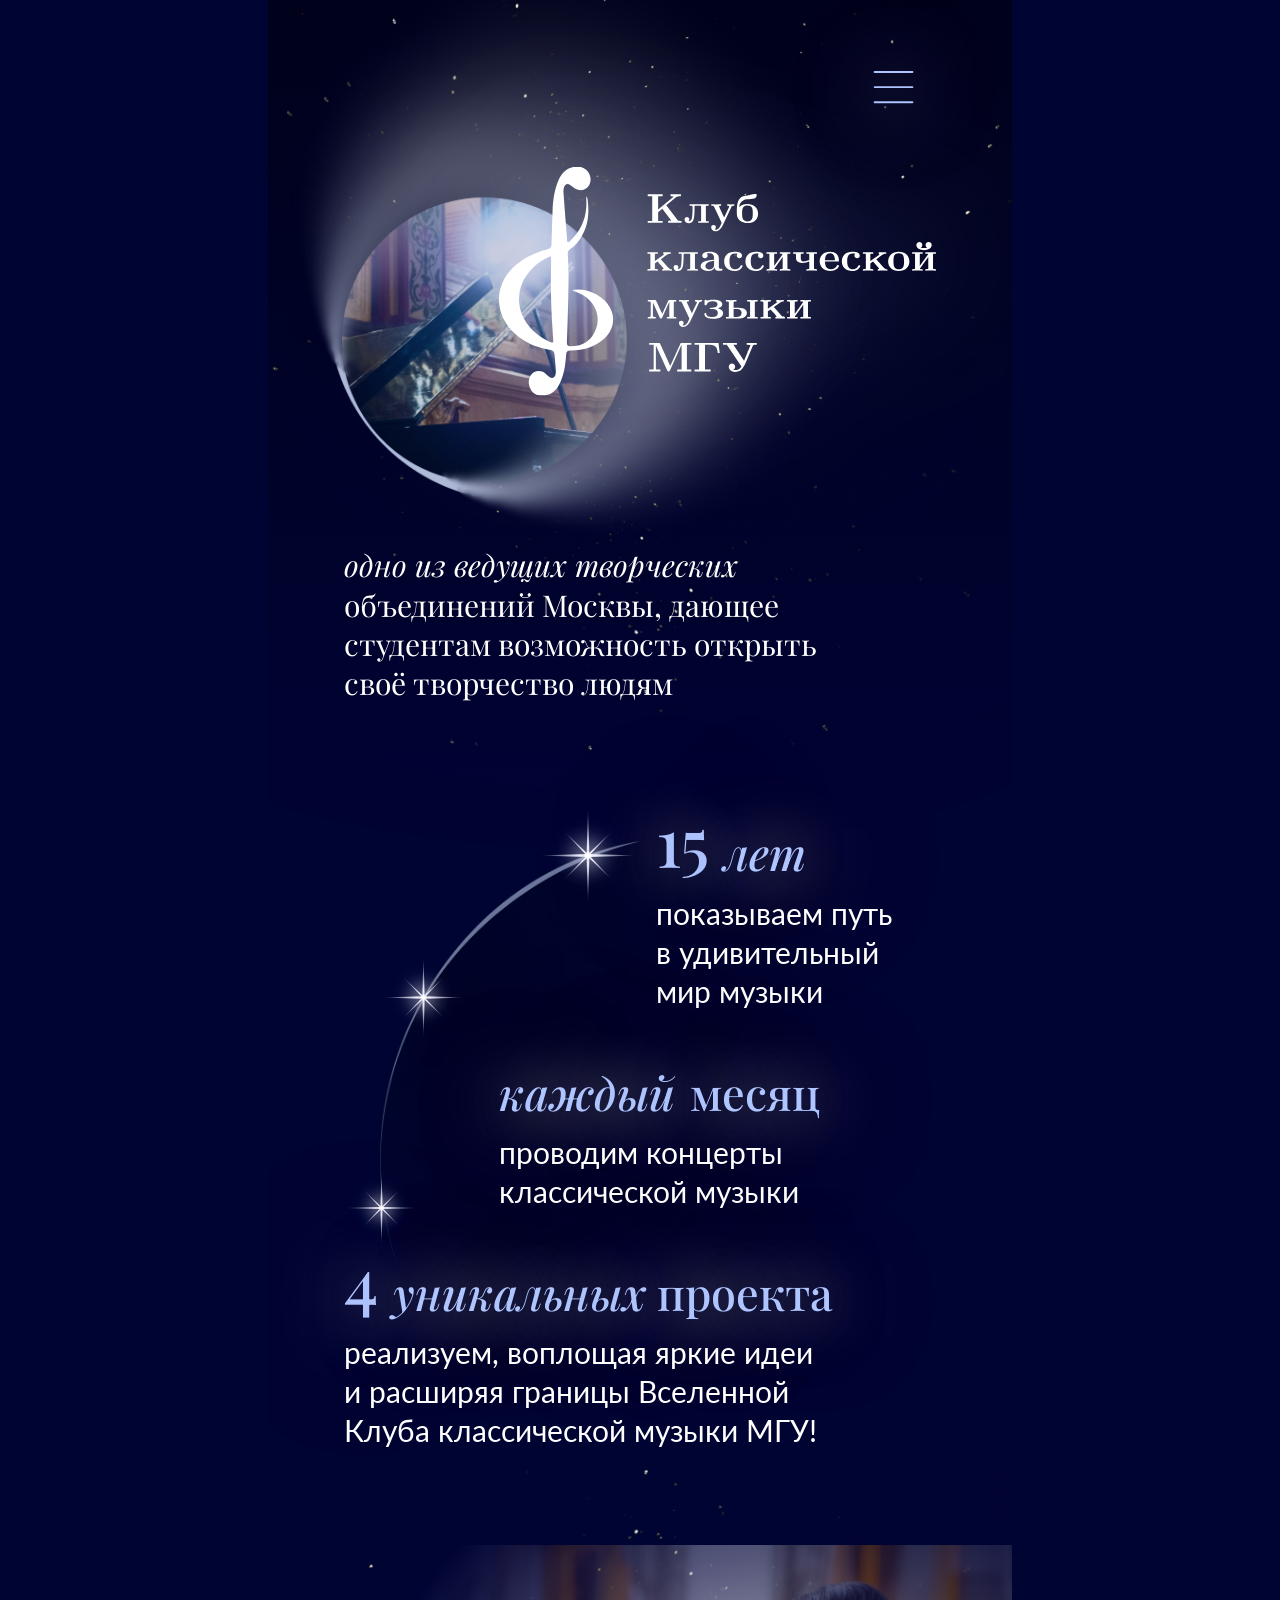
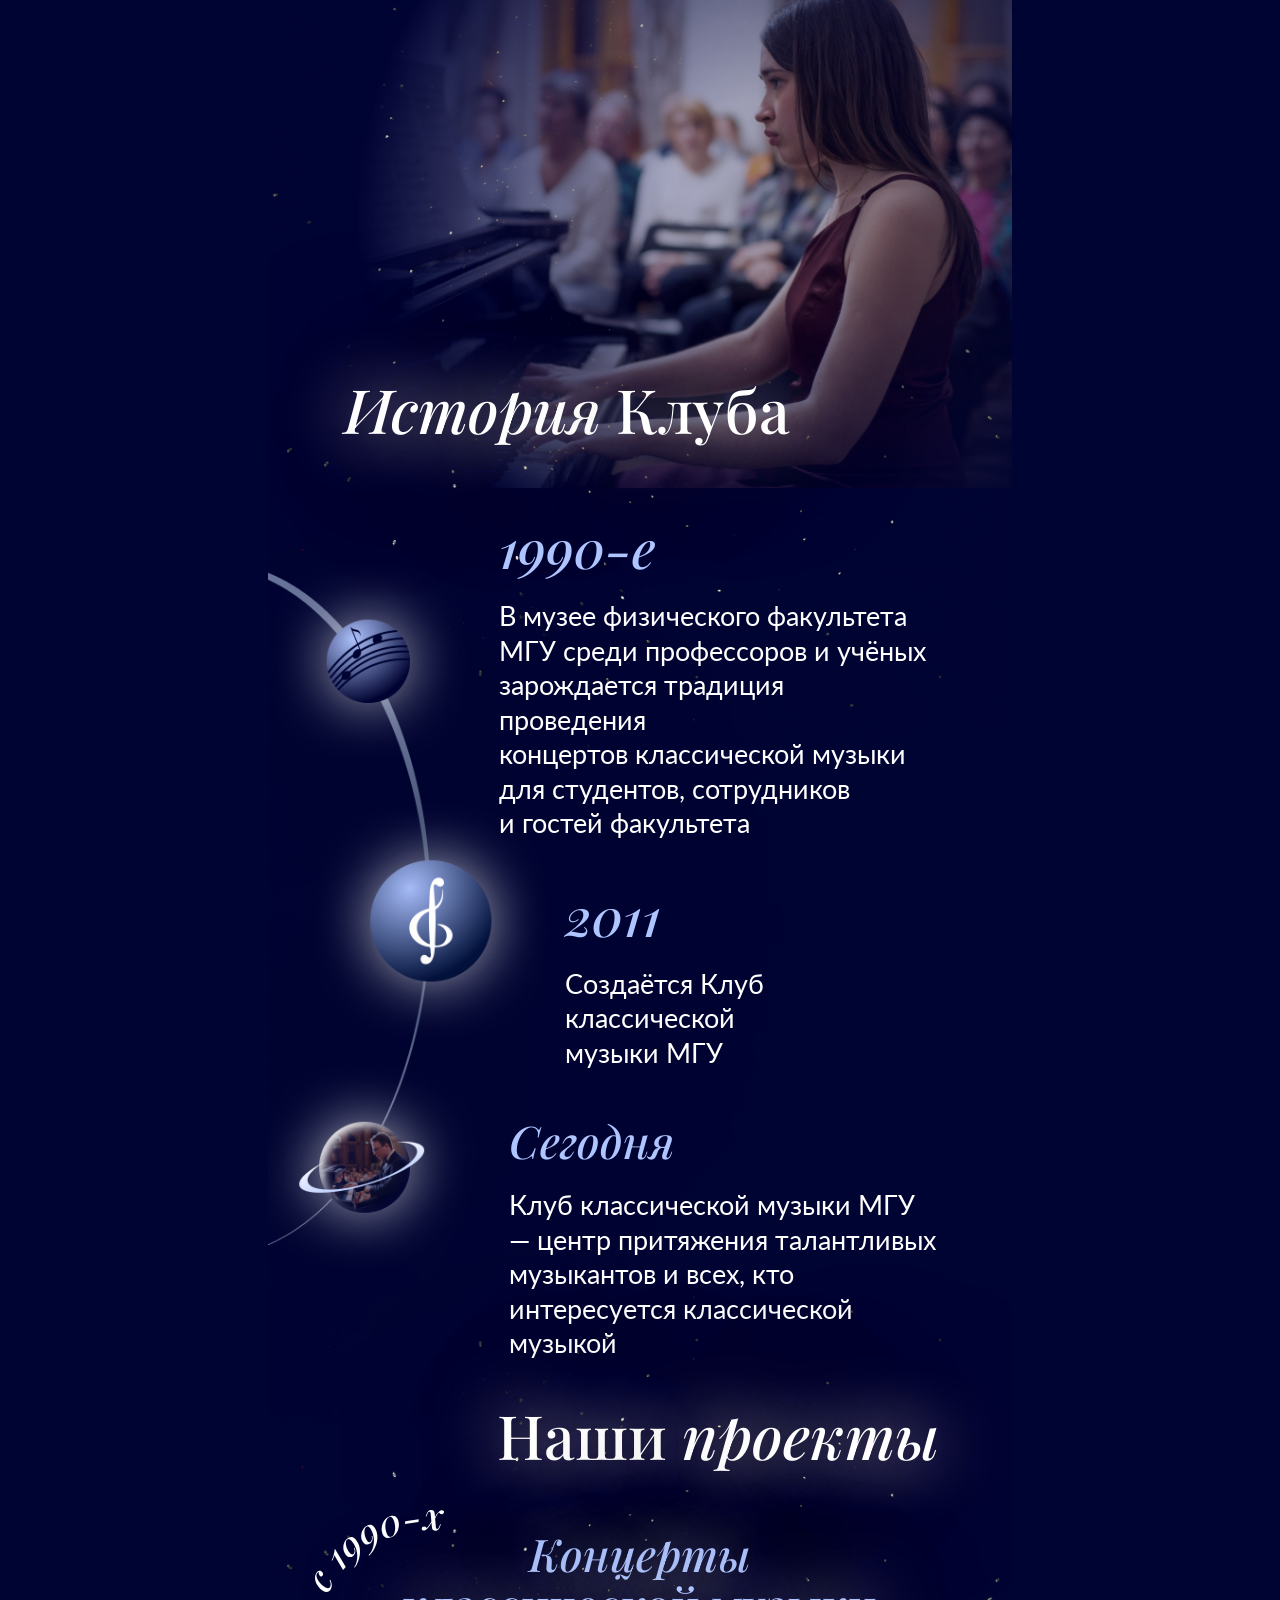
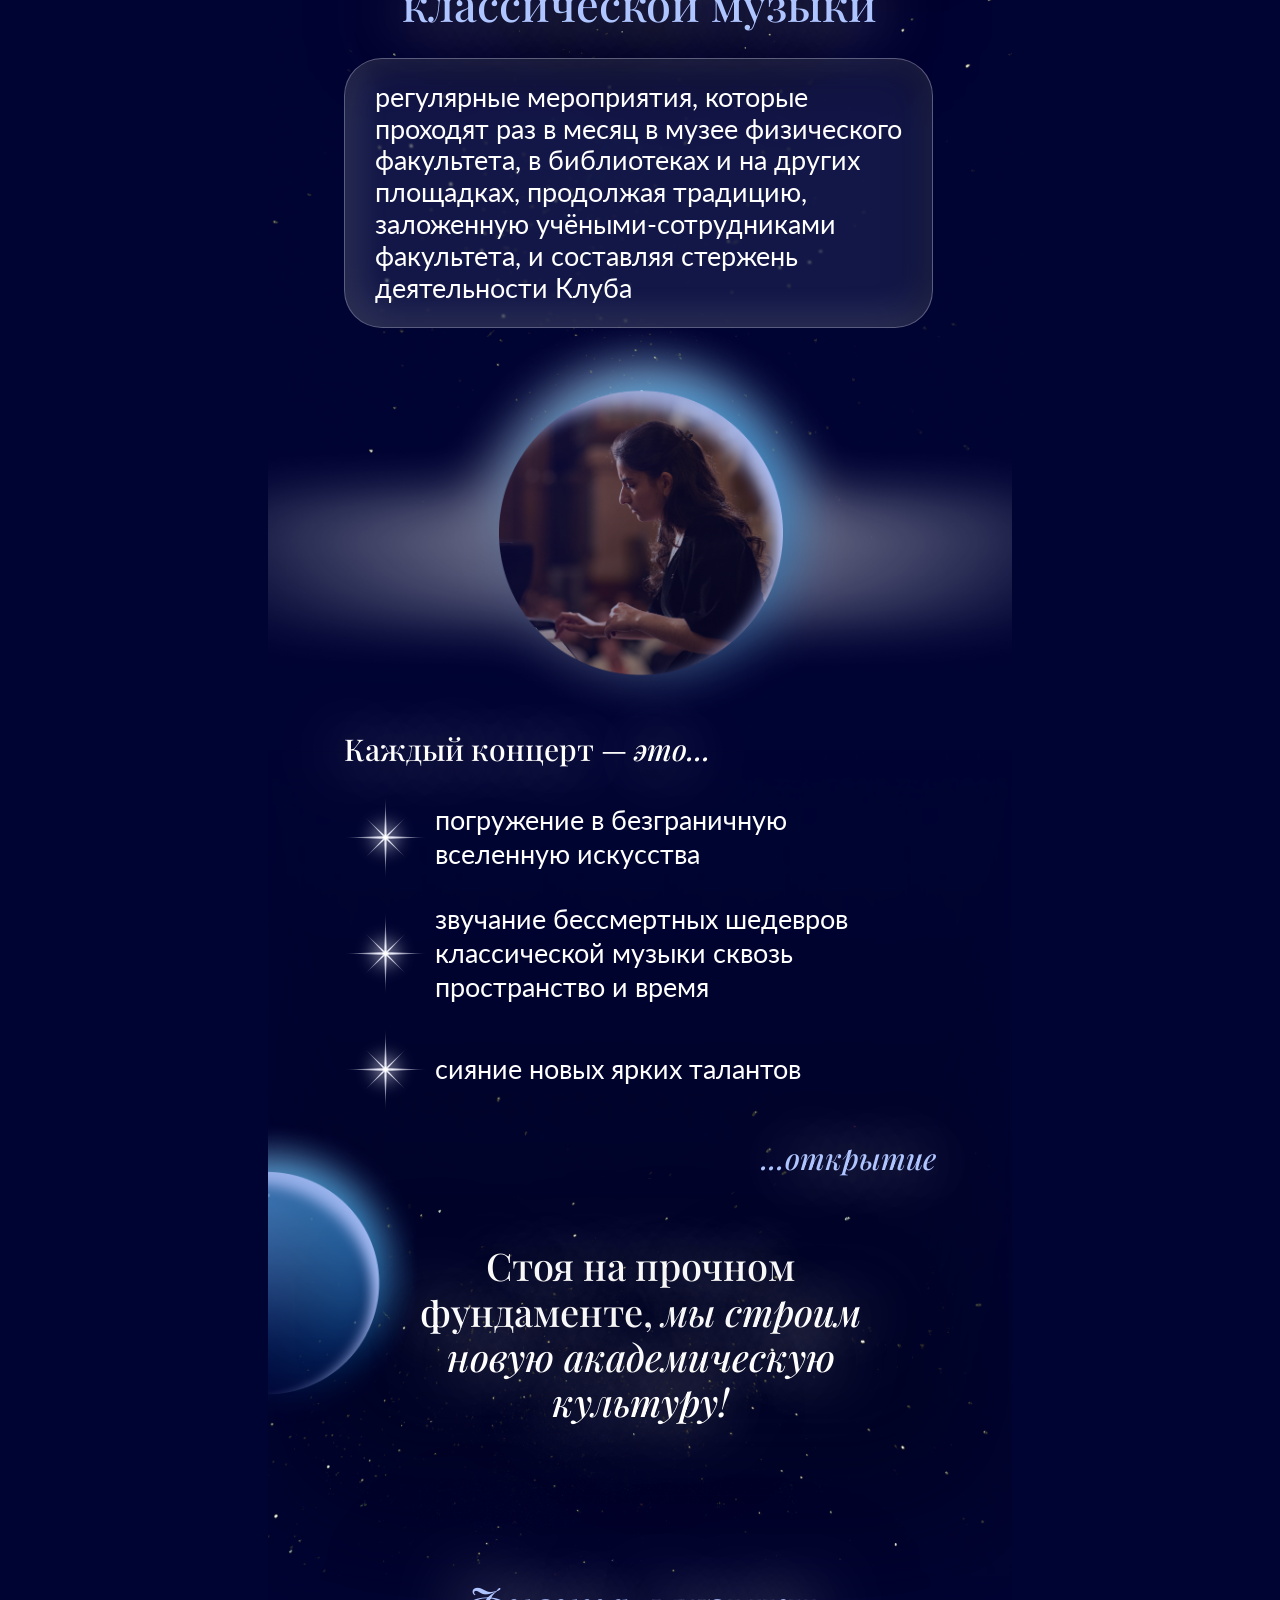
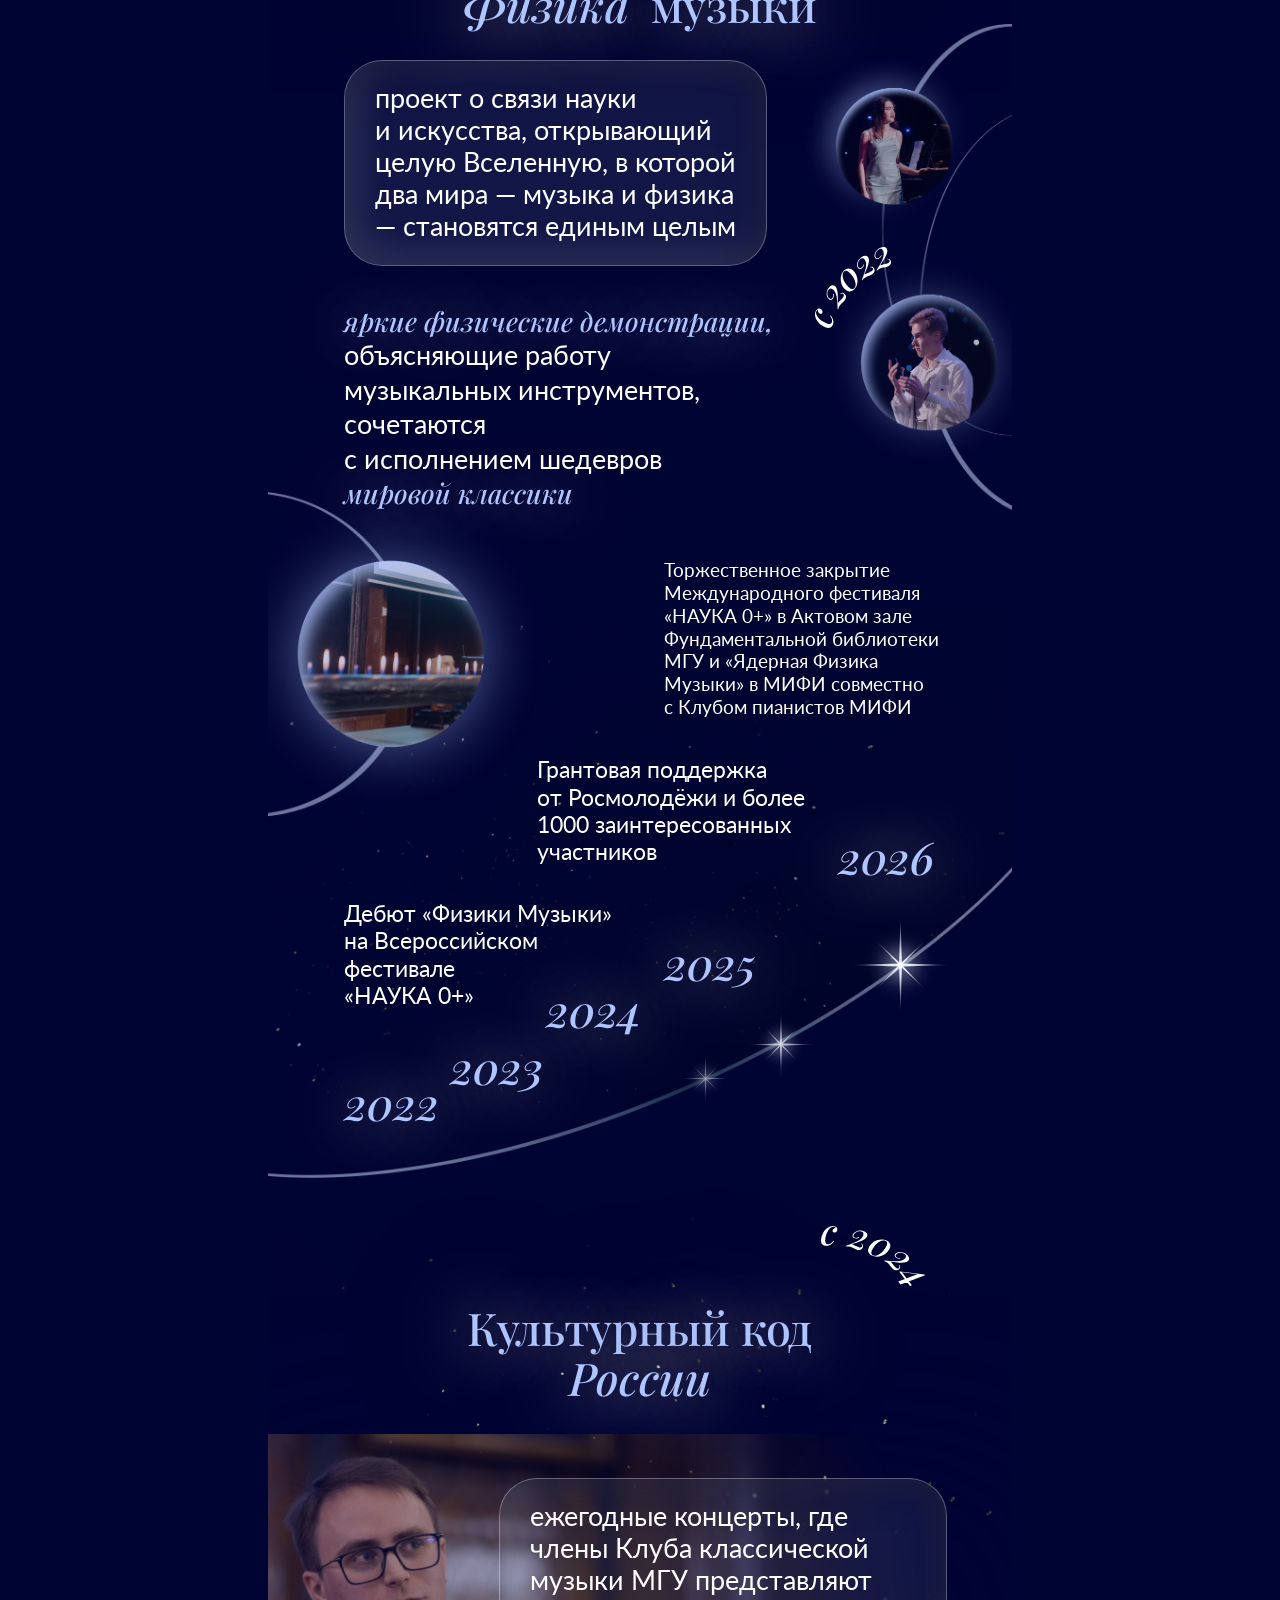
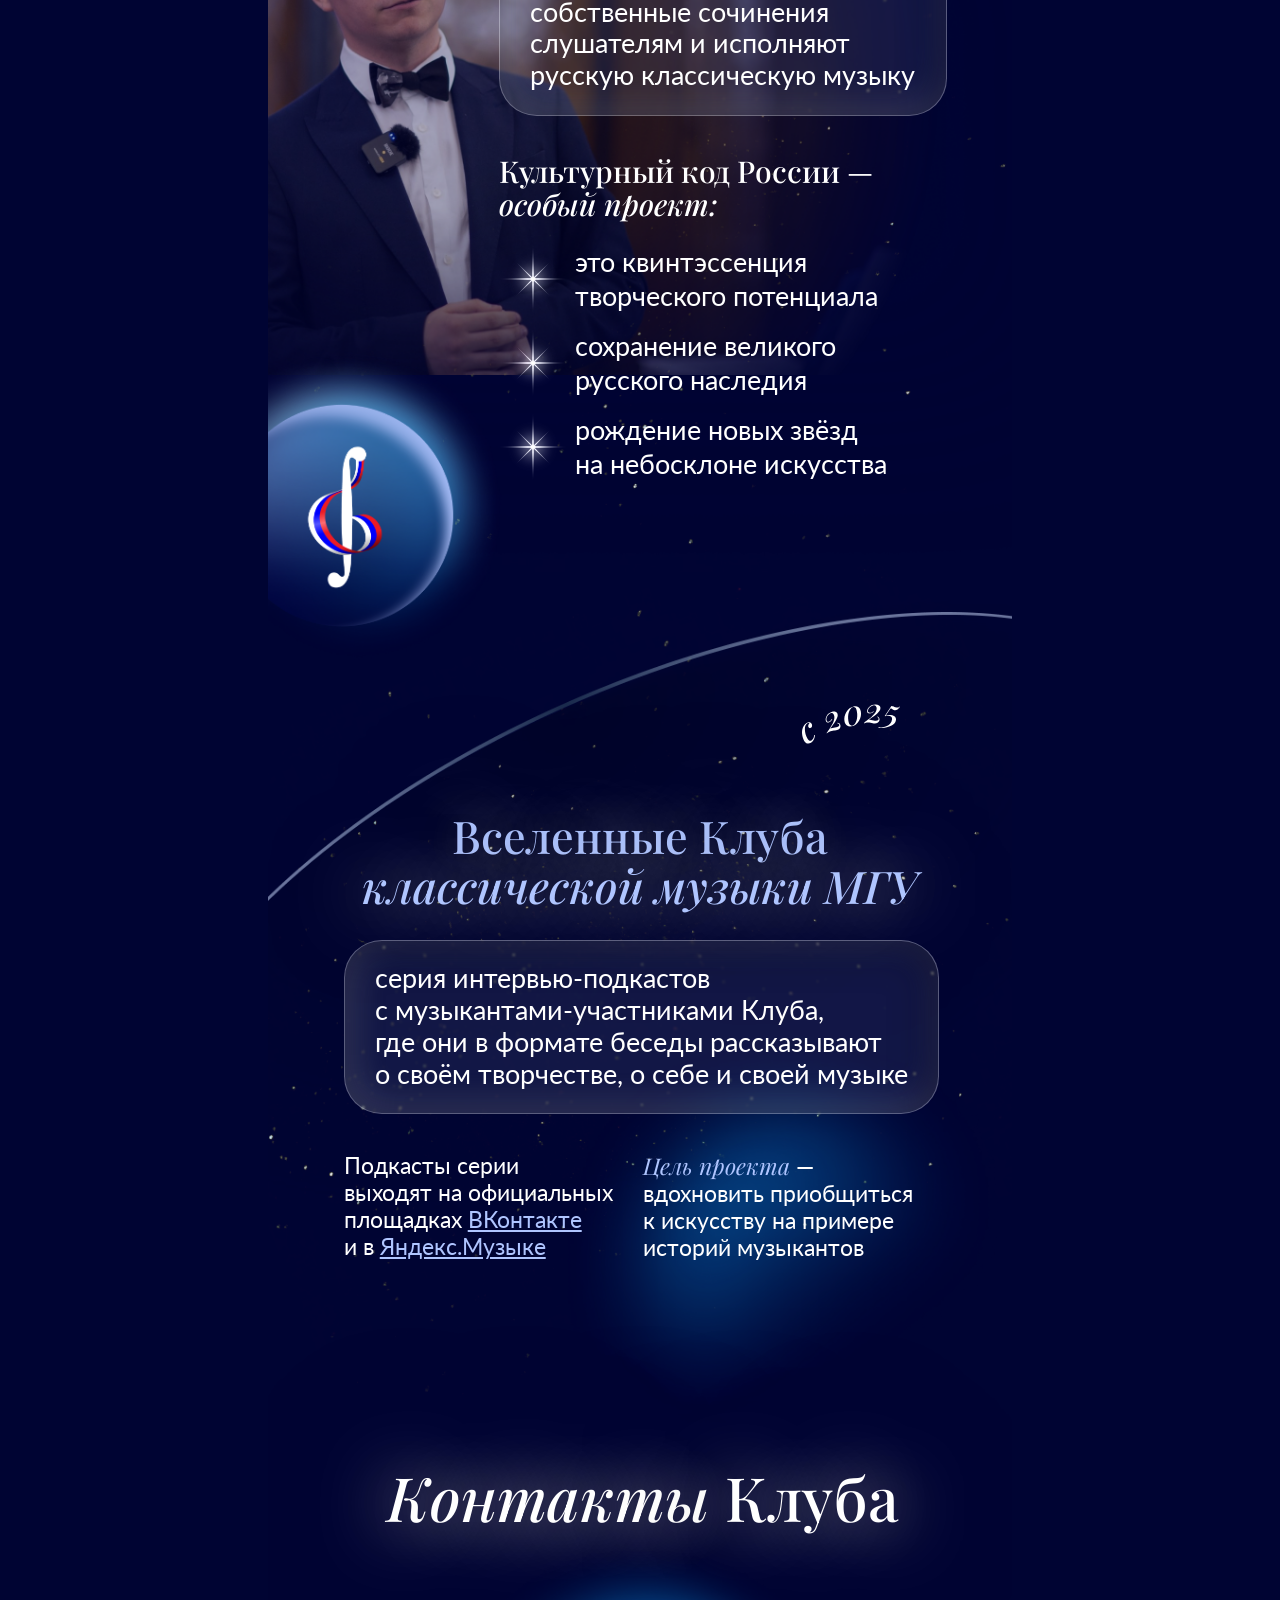
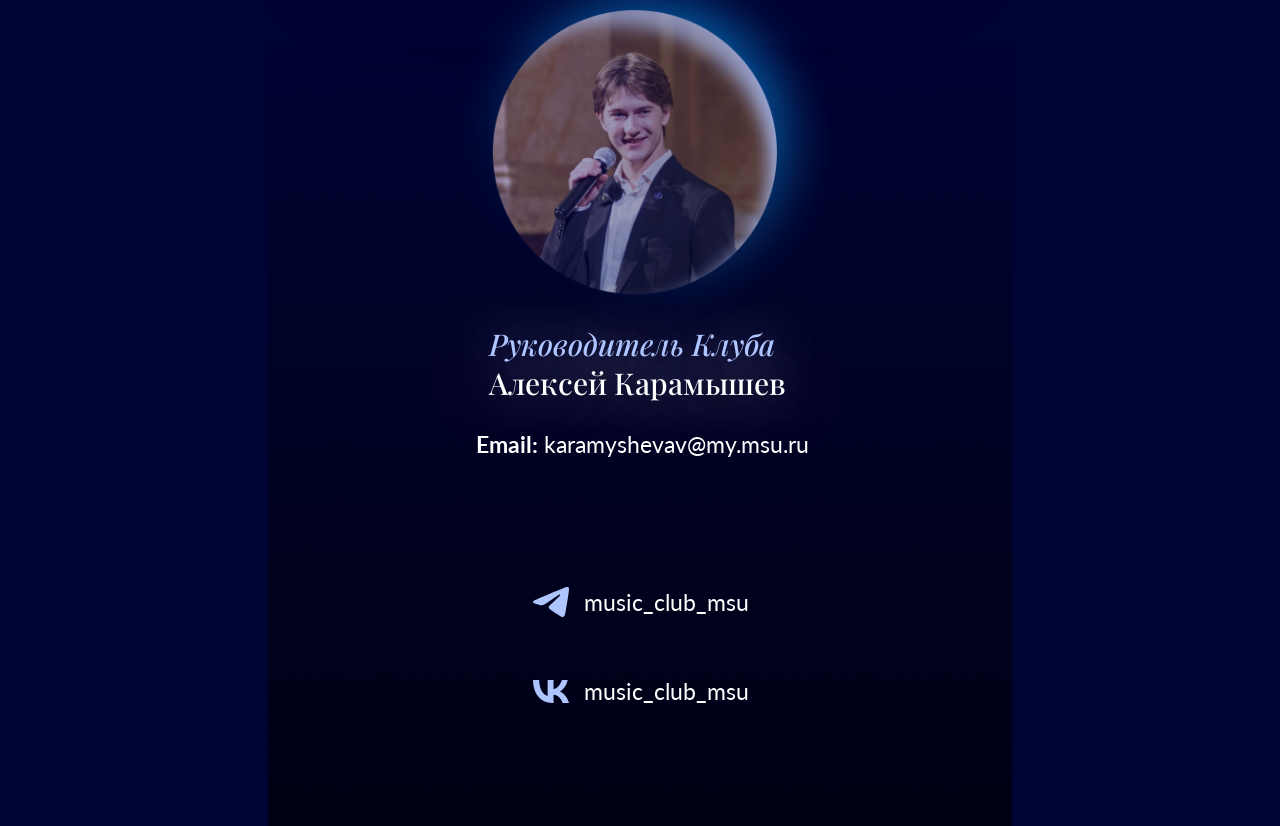
<file: index.html>
<!DOCTYPE html>
<head>
    <meta charset="UTF-8">
    <meta name="viewport" content="width=device-width, initial-scale=1.0">
    <link rel="icon" type="image/png" href="assets/icon.png" />
    <title>Клуб классической музыки МГУ</title>
    <link rel="stylesheet" href="css/styles.css">
    <meta name="google-site-verification" content="34Ywd9oZU9u_PtXH935RKB5eJlteWWSK8BBdka-c37M" />
    <meta name="yandex-verification" content="c4705290bfb9cf82" />
    
    <!-- Yandex.Metrika counter -->
    <script type="text/javascript">
        (function(m,e,t,r,i,k,a){
            m[i]=m[i]||function(){(m[i].a=m[i].a||[]).push(arguments)};
            m[i].l=1*new Date();
            for (var j = 0; j < document.scripts.length; j++) {if (document.scripts[j].src === r) { return; }}
            k=e.createElement(t),a=e.getElementsByTagName(t)[0],k.async=1,k.src=r,a.parentNode.insertBefore(k,a)
        })(window, document,'script','https://mc.yandex.ru/metrika/tag.js?id=113017407', 'ym');

        ym(113017407, 'init', {ssr:true, webvisor:true, clickmap:true, ecommerce:"dataLayer", referrer: document.referrer, url: location.href, accurateTrackBounce:true, trackLinks:true});
    </script>
    <noscript><div><img src="https://mc.yandex.ru/watch/113017407" style="position:absolute; left:-9999px;" alt="" /></div></noscript>
    <!-- /Yandex.Metrika counter -->
</head>
<body>
    <div id="stage">
        <main id="page">
            <div class="start">
                <div class="start-bg">
                    <img class="start-bg-img" src="assets/starry-sky.png" alt="Фон звёздное небо">
                </div>
                <img class="start-img" src="assets/ph-start.png" alt="Фотография с концерта в Государственном историческом музее 27 июня 2026">
                <img class="logo" src="assets/logo.svg" alt="Логотип Клуба классической музыки МГУ">
                <p class="start-txt">
                    <span class="font-pd-i">одно из ведущих творческих</span><br />
                    объединений Москвы, дающее<br />
                    студентам возможность открыть<br />
                    своё творчество людям
                </p>
            </div>
            <div class="intro">
                <img class="intro-shadow" src="assets/intro-shadow.png" alt="Тень">
                <img class="intro-orbit" src="assets/intro-orbit.png" alt="Орбита">
                <img class="star-1" src="assets/star.svg" alt="Звезда">
                <img class="star-2" src="assets/star.svg" alt="Звезда">
                <img class="star-3" src="assets/star.svg" alt="Звезда">
                <div class="intro-texts">
                    <div class="intro-text-block-1">
                        <div class="intro-heading">
                            <p class="font-pd-m-36">15</p>
                            <p class="font-pd-mi-24">лет</p>
                        </div>
                        <p class="font-lato">показываем путь<br />
                        в удивительный<br />
                        мир музыки
                        </p>
                    </div>
                    <div class="intro-text-block-2">
                        <div class="intro-heading">
                            <p class="font-pd-mi-24">каждый</p>
                            <p class="font-pd-m-24">месяц</p>
                        </div>
                        <p class="font-lato">проводим концерты<br />
                        классической музыки
                        </p>
                    </div>
                    <div class="intro-text-block-3">
                        <div class="intro-heading">
                            <p class="font-pd-m-36">4</p>
                            <p class="font-pd-m-24">
                                <span class="font-pd-mi-24">уникальных</span>
                                проекта
                            </p>
                        </div>
                        <p class="font-lato">реализуем, воплощая яркие идеи<br />
                        и расширяя границы Вселенной<br />
                        Клуба классической музыки МГУ!
                        </p>
                    </div>
                </div>
            </div>
            <div class="history">
                <img class="hist-sky" src="assets/hist-sky.png" alt="Фон звёздное небо">
                <img class="hist-ph" src="assets/hist-ph.png" alt="Фотография с концерта 'Весенние воды' 27 марта 2026">
                <div class="hist-heading">
                    <p class="font-pd-m-32">
                        <span class="font-pd-mi-32">История</span>&nbsp;Клуба
                    </p>
                </div>
                <img class="hist-planets" src="assets/hist-planets.png" alt="Планеты">
                <div class="hist-texts">
                    <div class="hist-text">
                        <p class="font-pd-mi-28">1990-е</p>
                        <p class="font-lato-14">
                            В музее физического факультета<br />
                            МГУ среди профессоров и учёных<br />
                            зарождается традиция проведения<br />
                            концертов классической музыки<br />
                            для студентов, сотрудников<br />
                            и гостей факультета
                        </p>
                    </div>
                    <div class="hist-text-2">
                        <p class="font-pd-mi-28">2011</p>
                        <p class="font-lato-14">
                            Создаётся Клуб классической<br />
                            музыки МГУ
                        </p>
                    </div>
                    <div class="hist-text">
                        <p class="font-pd-mi-24">Сегодня</p>
                        <p class="font-lato-14">
                            Клуб классической музыки МГУ<br />
                            — центр притяжения талантливых<br />
                            музыкантов и всех, кто<br />
                            интересуется классической<br />
                            музыкой
                        </p>
                    </div>
                </div>
            </div>
            <div class="projects">
                <img class="prj-sky" src="assets/prj-sky.png" alt="Фон звёздное небо">
                <div class="prj-heading">
                    <p class="font-pd-m-32">
                        Наши&nbsp;<span class="font-pd-mi-32">проекты</span>
                    </p>
                </div>
                <div class="concerts">
                    <img class="concerts-year" src="assets/concerts-year.svg">
                    <div class="concerts-heading">
                        <p class="font-pd-m-24" style="text-align: center;">
                            <span class="font-pd-mi-24">Концерты<br /></span>
                            классической музыки
                        </p>
                    </div>
                    <img class="concerts-ph" src="assets/concerts-ph.png">
                    <div class="concerts-txt">
                        <p class="font-lato-prj">регулярные мероприятия, которые<br />
                            проходят раз в месяц в музее физического<br />
                            факультета, в библиотеках и на других<br />
                            площадках, продолжая традицию,<br />
                            заложенную учёными-сотрудниками<br />
                            факультета, и составляя стержень<br />
                            деятельности Клуба
                        </p>
                    </div>
                    <img class="concerts-shadow" src="assets/concerts-shadow.png">
                    <img class="concerts-sky" src="assets/concerts-sky.png">
                    <div class="concerts-desc">
                        <div class="desc-heading">
                            <p class="font-pd-m-16">
                                Каждый концерт —&nbsp;<span class="font-pd-mi-16">это...</span>
                            </p>
                        </div>
                        <div class="concerts-desc-texts">
                            <div class="concerts-desc-txt">
                                <img src="assets/star.svg" width="44" height="44" style="mix-blend-mode: luminosity;">
                                <p class="font-lato-14">погружение в безграничную вселенную искусства</p>
                            </div>
                            <div class="concerts-desc-txt">
                                <img src="assets/star.svg" width="44" height="44" style="mix-blend-mode: luminosity;">
                                <p class="font-lato-14">звучание бессмертных шедевров классической музыки сквозь пространство и время</p>
                            </div>
                            <div class="concerts-desc-txt">
                                <img src="assets/star.svg" width="44" height="44" style="mix-blend-mode: luminosity;">
                                <p class="font-lato-14">сияние новых ярких талантов</p>
                            </div>
                        </div>
                        <div class="desc-heading">
                            <p class="font-pd-mi-16" style="color: #AFC5FF; text-align: right;">...открытие</p>
                        </div>
                    </div>
                    <img class="planet-concerts" src="assets/planet-concerts.png">
                    <div class="slogan">
                        <p class="font-pd-m-20">
                            Стоя на прочном фундаменте,&nbsp;<span class="font-pd-mi-20">мы строим новую академическую культуру!</span>
                        </p>
                    </div>
                </div>
                <div class="physmus">
                    <img class="physmus-sky" src="assets/physmus-sky.png">
                    <img class="physmus-shadow" src="assets/physmus-shadow.png">
                    <img class="physmus-orbit" src="assets/physmus-orbit.png">
                    <img class="physmus-planets-r" src="assets/physmus-planets-r.png">
                    <img class="physmus-planet-l" src="assets/physmus-planet-l.png">
                    <div class="physmus-heading">
                        <p class="font-pd-m-24" style="text-align: center;">
                            <span class="font-pd-mi-24">Физика&nbsp;</span>
                            музыки
                        </p>
                    </div>
                    <div class="physmus-txt">
                        <p class="font-lato-prj">проект о связи науки<br />
                            и искусства, открывающий<br />
                            целую Вселенную, в которой<br />
                            два мира — музыка и физика<br />
                            — становятся единым целым
                        </p>
                    </div>
                    <img class="physmus-year" src="assets/physmus-year.svg">
                    <div class="physmus-text">
                        <p class="font-pd-mi-14">яркие физические демонстрации,</p>
                        <p class="font-lato-14">объясняющие работу музыкальных инструментов, сочетаются<br />
                            с исполнением шедевров
                        </p>
                        <p class="font-pd-mi-14">мировой классики</p>
                    </div>
                    <img class="physmus-star-1" src="assets/star.svg">
                    <img class="physmus-star-2" src="assets/star.svg">
                    <img class="physmus-star-3" src="assets/star.svg">
                    <div class="physmus-years">
                        <p class="font-pd-mi-24" style="position: absolute; top: 130px;">2022</p>
                        <p class="font-pd-mi-24" style="position: absolute; left: 56px; top: 111px;">2023</p>
                        <p class="font-pd-mi-24" style="position: absolute; left: 107px; top: 81px;">2024</p>
                        <p class="font-pd-mi-24" style="position: absolute; left: 169px; top: 56px;">2025</p>
                        <p class="font-pd-mi-24" style="position: absolute; left: 261px;">2026</p>
                    </div>
                    <p class="font-lato-12" style="position: absolute; left: 40px; top: 488px;">
                        Дебют «Физики Музыки»<br />
                        на Всероссийском<br />
                        фестивале<br />
                        «НАУКА 0+»
                    </p>
                    <p class="font-lato-12" style="position: absolute; left: 142px; top: 412px;">
                        Грантовая поддержка<br />
                        от Росмолодёжи и более<br />
                        1000 заинтересованных<br />
                        участников
                    </p>
                    <p class="font-lato-10" style="position: absolute; left: 209px; top: 308px;">
                        Торжественное закрытие<br />
                        Международного фестиваля<br />
                        «НАУКА 0+» в Актовом зале<br />
                        Фундаментальной библиотеки<br />
                        МГУ и «Ядерная Физика<br />
                        Музыки» в МИФИ совместно<br />
                        с Клубом пианистов МИФИ<br />
                    </p>
                </div>
                <div class="cultcode">
                    <img class="cultcode-sky" src="assets/cultcode-sky.png">
                    <img class="cultcode-shadow" src="assets/cultcode-shadow.png">
                    <img class="cultcode-ph" src="assets/cultcode-ph.png">
                    <img class="cultcode-year" src="assets/cultcode-year.svg">
                    <div class="cultcode-heading">
                        <p class="font-pd-m-24" style="text-align: center;">
                            Культурный код<br />
                            <span class="font-pd-mi-24">России</span>
                        </p>
                    </div>
                    <div class="cultcode-txt">
                        <p class="font-lato-prj">
                            ежегодные концерты, где<br />
                            члены Клуба классической<br />
                            музыки МГУ представляют<br />
                            собственные сочинения<br />
                            слушателям и исполняют<br />
                            русскую классическую музыку
                        </p>
                    </div>
                    <div class="cultcode-desc">
                        <p class="font-pd-m-16">
                            Культурный код России —<br />
                            <span class="font-pd-mi-16">особый проект:</span>
                        </p>
                    </div>
                    <div class="cultcode-texts">
                        <div class="cultcode-text">
                            <img class="cultcode-star" src="assets/star.svg">
                            <p class="font-lato-14">это квинтэссенция творческого потенциала</p>
                        </div>
                        <div class="cultcode-text">
                            <img class="cultcode-star" src="assets/star.svg">
                            <p class="font-lato-14">сохранение великого русского наследия </p>
                        </div>
                        <div class="cultcode-text">
                            <img class="cultcode-star" src="assets/star.svg">
                            <p class="font-lato-14">рождение новых звёзд<br />на небосклоне искусства</p>
                        </div>
                    </div>
                    <img class="cultcode-planet" src="assets/cultcode-planet.png">
                </div>
                <div class="universe">
                    <img class="universe-sky" src="assets/universe-sky.png">
                    <img class="universe-shadow" src="assets/universe-shadow.png">
                    <img class="universe-orbit" src="assets/universe-orbit.png">
                    <img class="universe-glow" src="assets/universe-glow.png">
                    <img class="universe-year" src="assets/universe-year.svg">
                    <div class="universe-heading">
                        <p class="font-pd-m-24" style="text-align: center;">
                            Вселенные Клуба<br />
                            <span class="font-pd-mi-24">классической музыки МГУ</span>
                        </p>
                    </div>
                    <div class="universe-txt">
                        <p class="font-lato-prj">
                            серия интервью-подкастов<br />
                            с музыкантами-участниками Клуба,<br />
                            где они в формате беседы рассказывают<br />
                            о своём творчестве, о себе и своей музыке
                        </p>
                    </div>
                    <div class="universe-texts">
                        <p class="font-lato-12">
                            Подкасты серии<br />
                            выходят на официальных<br />
                            площадках&nbsp;<a href="https://vk.ru/podcasts-31429234" target="_blank" class="link">ВКонтакте</a><br />
                            и в&nbsp;<a href="https://music.yandex.ru/album/41529318?utm_source=desktop&utm_medium=copy_link" target="_blank" class="link">Яндекс.Музыке</a>
                        </p>
                        <p class="font-lato-12">
                            <span class="font-pd-mi-12">Цель проекта&nbsp;</span>—<br />
                            вдохновить приобщиться<br />
                            к искусству на примере<br />
                            историй музыкантов
                        </p>
                    </div>
                </div>
            </div>
            <div class="contacts">
                <img class="contacts-shadow" src="assets/contacts-shadow.png">
                <div class="contacts-heading">
                    <p class="font-pd-m-32">
                        <span class="font-pd-mi-32">Контакты&nbsp;</span>Клуба
                    </p>
                </div>
                <img class="Aleksey" src="assets/Aleksey.png">
                <div class="director">
                    <p class="font-pd-mi-16" style="color: #AFC5FF; line-height: 1.3;">Руководитель Клуба</p>
                    <p class="font-pd-m-16" style="line-height: 1.3;" >Алексей Карамышев</p>
                </div>
                <div class="director-contacts">
                    <p class="font-lato-12" style="line-height: 1.5; text-align: center;">
                        <span style="font-weight: 700;">Email:&nbsp;</span>karamyshevav@my.msu.ru
                    </p>
                </div>
                <div class="contacts-links">
                    <a href="https://t.me/music_club_msu" target="_blank" class="cont-link">
                        <div class="link-tg-vk">
                            <img src="assets/tg-icon.svg" height="16" width="19">
                            <p class="font-lato-12">music_club_msu</p>
                        </div>
                    </a>
                    <a href="https://vk.ru/music_club_msu" target="_blank" class="cont-link">
                        <div class="link-tg-vk">
                            <img src="assets/vk-icon.svg" height="12" width="19">
                            <p class="font-lato-12">music_club_msu</p>
                        </div>
                    </a>
                </div>
            </div>
        </main>
        <button class="burger" id="burger" aria-label="Меню">
            <img class="burger-img" src="assets/burger.svg">
        </button>
        <div class="overlay" id="overlay"></div>
        <nav class="side-menu" id="sideMenu">
            <div class="menu-logo">
                <img src="assets/logo.svg" alt="Логотип Клуба классической музыки МГУ">
            </div>
            <div class="menu-links">
                <a href="/" class="active">Главная</a>
                <a href="team/">Участники Клуба</a>
                <a href="afisha/">Афиша</a>
                <a href="join/">Вступить в Клуб</a>
            </div>
        </nav>
    </div>
    <script src="js/script.js"></script>
</body>
</file>
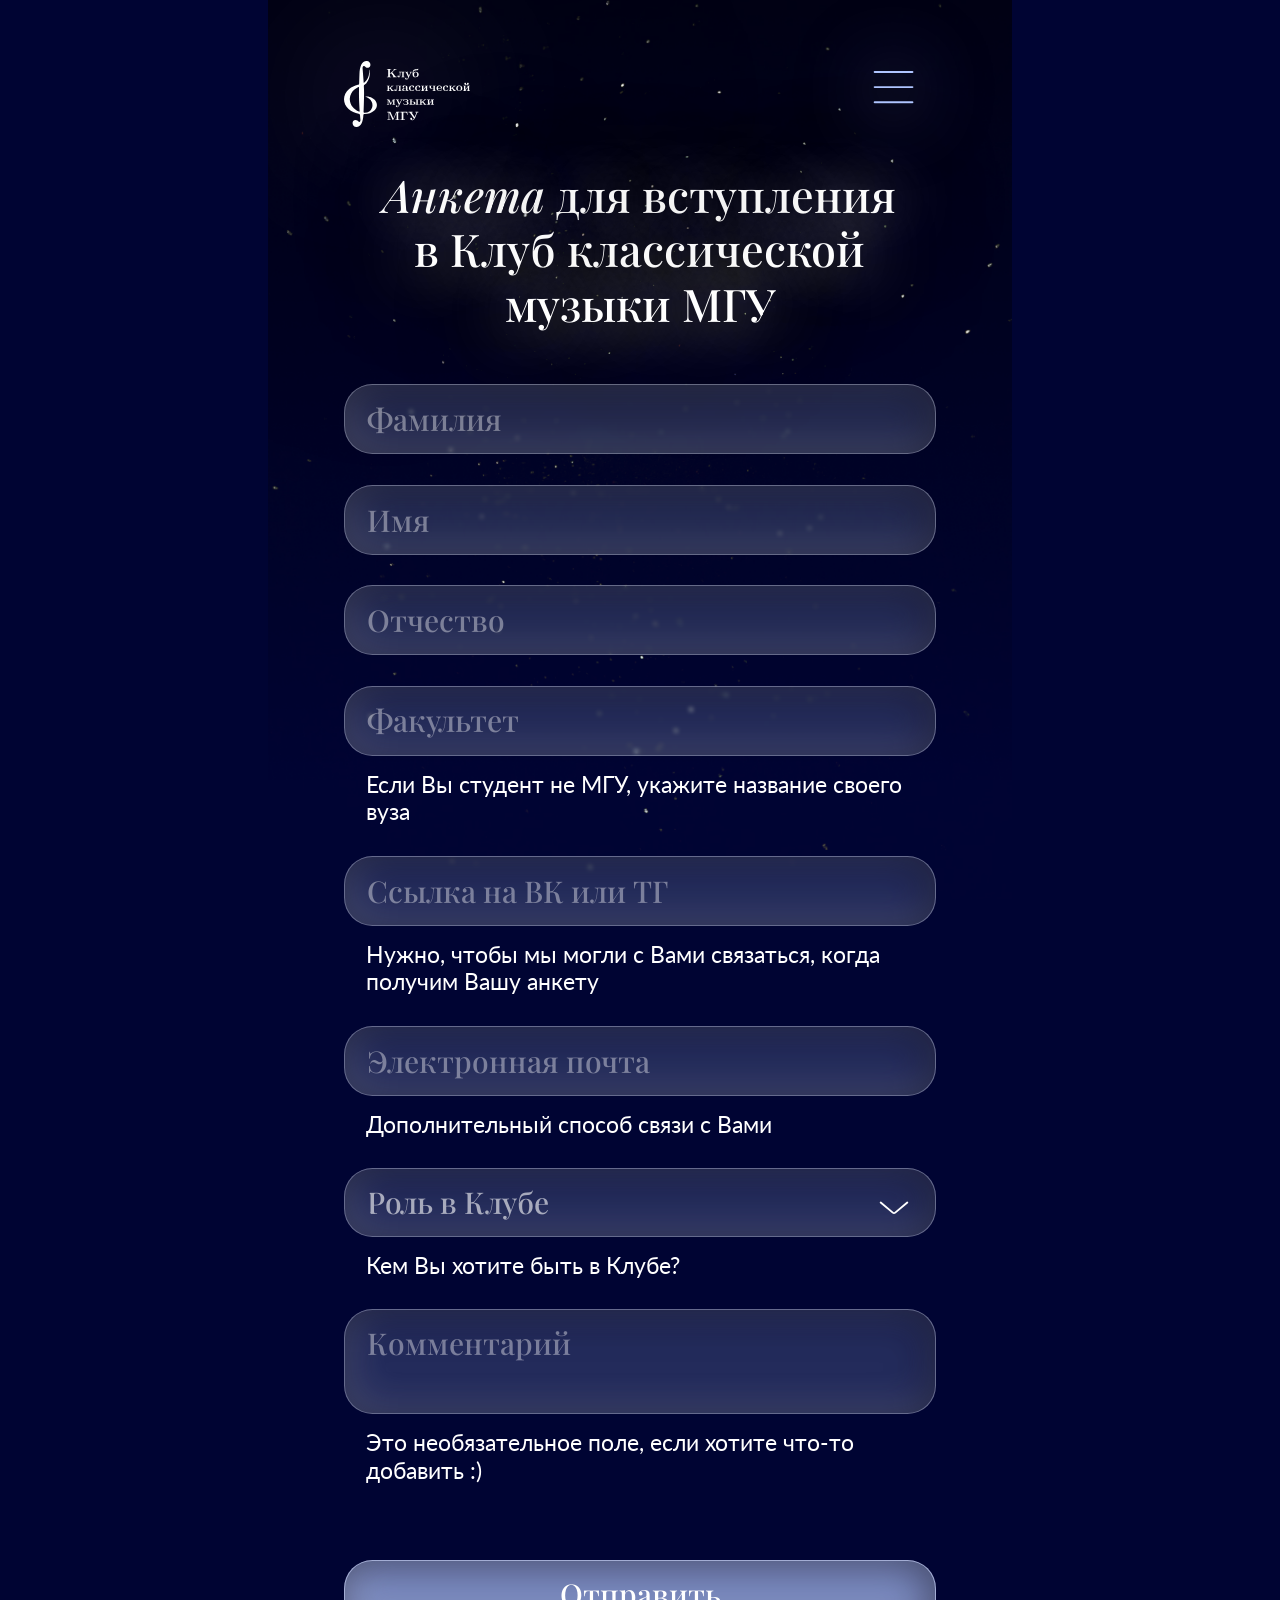
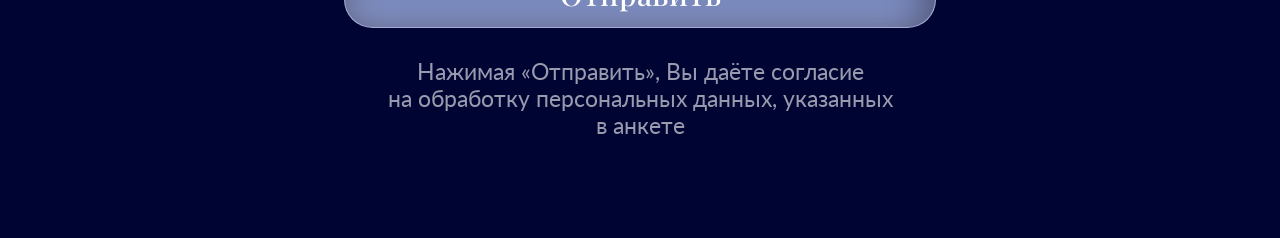
<file: join/index.html>
<!DOCTYPE html>
<head>
    <meta charset="UTF-8">
    <meta name="viewport" content="width=device-width, initial-scale=1.0">
    <link rel="icon" type="image/png" href="../assets/icon.png" />
    <title>Клуб классической музыки МГУ | Вступление в Клуб</title>
    <link rel="stylesheet" href="../css/styles.css">

    <!-- Yandex.Metrika counter -->
    <script type="text/javascript">
        (function(m,e,t,r,i,k,a){
            m[i]=m[i]||function(){(m[i].a=m[i].a||[]).push(arguments)};
            m[i].l=1*new Date();
            for (var j = 0; j < document.scripts.length; j++) {if (document.scripts[j].src === r) { return; }}
            k=e.createElement(t),a=e.getElementsByTagName(t)[0],k.async=1,k.src=r,a.parentNode.insertBefore(k,a)
        })(window, document,'script','https://mc.yandex.ru/metrika/tag.js?id=113017407', 'ym');

        ym(113017407, 'init', {ssr:true, webvisor:true, clickmap:true, ecommerce:"dataLayer", referrer: document.referrer, url: location.href, accurateTrackBounce:true, trackLinks:true});
    </script>
    <noscript><div><img src="https://mc.yandex.ru/watch/113017407" style="position:absolute; left:-9999px;" alt="" /></div></noscript>
    <!-- /Yandex.Metrika counter -->
</head>
<body>
    <div id="stage">
        <main id="page">
            <div class="join-start">
                <img class="shading" src="../assets/shading.png">
                <img class="join-sky" src="../assets/join-sky.png">
                <img class="page-logo" src="../assets/logo.svg">
                <div class="join-heading">
                    <p class="font-pd-m-24">
                        <span class="font-pd-mi-24">Анкета&nbsp;</span>для вступления<br />в Клуб классической музыки МГУ
                    </p>
                </div>
            </div>
            <form id="joinForm" class="form-container" method="POST">
                <div class="field">
                    <div class="field-name">
                        <p class="font-lato-12" style="color: #AFC5FF;">Фамилия</p>
                    </div>
                    <div class="label">
                        <input type="text" id="lastName" name="lastName" class="field-input" placeholder="Фамилия" required>
                    </div>
                    <div class="hint">
                        <p class="font-lato-12">Подсказка</p>
                    </div>
                </div>
                <div class="field">
                    <div class="field-name">
                        <p class="font-lato-12" style="color: #AFC5FF;">Имя</p>
                    </div>
                    <div class="label">
                        <input type="text" id="firstName" name="firstName" class="field-input" placeholder="Имя" required>
                    </div>
                    <div class="hint">
                        <p class="font-lato-12">Подсказка</p>
                    </div>
                </div>
                <div class="field">
                    <div class="field-name">
                        <p class="font-lato-12" style="color: #AFC5FF;">Отчество</p>
                    </div>
                    <div class="label">
                        <input type="text" id="patronymic" name="patronymic" class="field-input" placeholder="Отчество">
                    </div>
                    <div class="hint">
                        <p class="font-lato-12">Подсказка</p>
                    </div>
                </div>
                <div class="field">
                    <div class="field-name">
                        <p class="font-lato-12" style="color: #AFC5FF;">Факультет</p>
                    </div>
                    <div class="label">
                        <input type="text" id="faculty" name="faculty" class="field-input" placeholder="Факультет" required>
                    </div>
                    <div class="hint" style="display: block;">
                        <p class="font-lato-12">Если Вы студент не МГУ, укажите название своего вуза</p>
                    </div>
                </div>
                <div class="field">
                    <div class="field-name">
                        <p class="font-lato-12" style="color: #AFC5FF;">Ссылка на ВК или ТГ</p>
                    </div>
                    <div class="label">
                        <input type="text" id="link" name="link" class="field-input" placeholder="Ссылка на ВК или ТГ" required>
                    </div>
                    <div class="hint" style="display: block;">
                        <p class="font-lato-12">Нужно, чтобы мы могли с Вами связаться, когда получим Вашу анкету</p>
                    </div>
                </div>
                <div class="field">
                    <div class="field-name">
                        <p class="font-lato-12" style="color: #AFC5FF;">Электронная почта</p>
                    </div>
                    <div class="label">
                        <input type="email" id="email" name="email" class="field-input" placeholder="Электронная почта" required>
                    </div>
                    <div class="hint" style="display: block;">
                        <p class="font-lato-12">Дополнительный способ связи с Вами</p>
                    </div>
                </div>
                <div class="field">
                    <div class="select-wrapper">
                        <select class="field-input" id="role" name="role" required>
                            <option value="" disabled selected>Роль в Клубе</option>
                            <option value="musician">Музыкант</option>
                            <option value="volunteer">Волонтёр</option>
                        </select>
                        <img class="select-arrow" src="../assets/arrow.svg" alt="▼">
                    </div>
                    <div class="hint" style="display: block;">
                        <p class="font-lato-12">Кем Вы хотите быть в Клубе?</p>
                    </div>
                </div>
                <div class="field musician-fields" id="musicianFields" style="display: none;">
                    <div class="field-name">
                        <p class="font-lato-12" style="color: #AFC5FF;">Музыкальный инструмент</p>
                    </div>
                    <div class="label">
                        <input type="text" id="instrument" name="instrument" class="field-input" placeholder="Музыкальный инструмент">
                    </div>
                    <div class="hint" style="display: block;">
                        <p class="font-lato-12">На каком музыкальном инструменте Вы играете?</p>
                    </div>
                </div>
                <div class="field musician-fields" id="musicianFields" style="display: none;">
                    <div class="field-name">
                        <p class="font-lato-12" style="color: #AFC5FF;">Опыт</p>
                    </div>
                    <div class="label">
                        <input type="text" id="musicianExperience" name="musicianExperience" class="field-input" placeholder="Опыт">
                    </div>
                    <div class="hint" style="display: block;">
                        <p class="font-lato-12">Расскажите о своём опыте выступлений, образовании, достижениях</p>
                    </div>
                </div>
                <div class="field volunteer-fields" id="volunteerFields" style="display: none;">
                    <div class="field-name">
                        <p class="font-lato-12" style="color: #AFC5FF;">Опыт</p>
                    </div>
                    <div class="label">
                        <textarea id="volunteerExperience" name="volunteerExperience" class="field-input" placeholder="Опыт"></textarea>
                    </div>
                    <div class="hint" style="display: block;">
                        <p class="font-lato-12">
                            Расскажите о своём опыте участия в проектах, <br />в студенческих объединениях, в организации мероприятий. С чем Вы готовы помогать, какие направления Вам интересны (работа со зрителями, фото- и видеосъёмка, медиа и т.д.)? Ничего страшного, если опыта нет — мы будем рады каждому и обязательно Вам поможем!
                        </p>
                    </div>
                </div>
                <div class="field">
                    <div class="field-name">
                        <p class="font-lato-12" style="color: #AFC5FF;">Комментарий</p>
                    </div>
                    <div class="label">
                        <textarea id="comment" name="comment" class="field-input" placeholder="Комментарий"></textarea>
                    </div>
                    <div class="hint" style="display: block;">
                        <p class="font-lato-12">Это необязательное поле, если хотите что-то добавить :)</p>
                    </div>
                </div>
                <button type="submit" class="submit-btn">Отправить</button>
                <p class="submit-hint">
                    Нажимая «Отправить», Вы даёте согласие<br
                    >на обработку персональных данных, указанных<br>
                    в анкете
                </p>
            </form>
        </main>
        <button class="burger" id="burger" aria-label="Меню">
            <img class="burger-img" src="../assets/burger.svg">
        </button>
        <div class="overlay" id="overlay"></div>
        <nav class="side-menu" id="sideMenu">
            <div class="menu-logo">
                <img src="../assets/logo.svg" alt="Логотип Клуба классической музыки МГУ">
            </div>
            <div class="menu-links">
                <a href="../">Главная</a>
                <a href="../team/">Участники Клуба</a>
                <a href="../afisha/">Афиша</a>
                <a href="../join/" class="active">Вступить в Клуб</a>
            </div>
        </nav>
    </div>
    <script src="../js/script.js"></script>
    <script src="../js/form.js"></script>
</body>
</file>
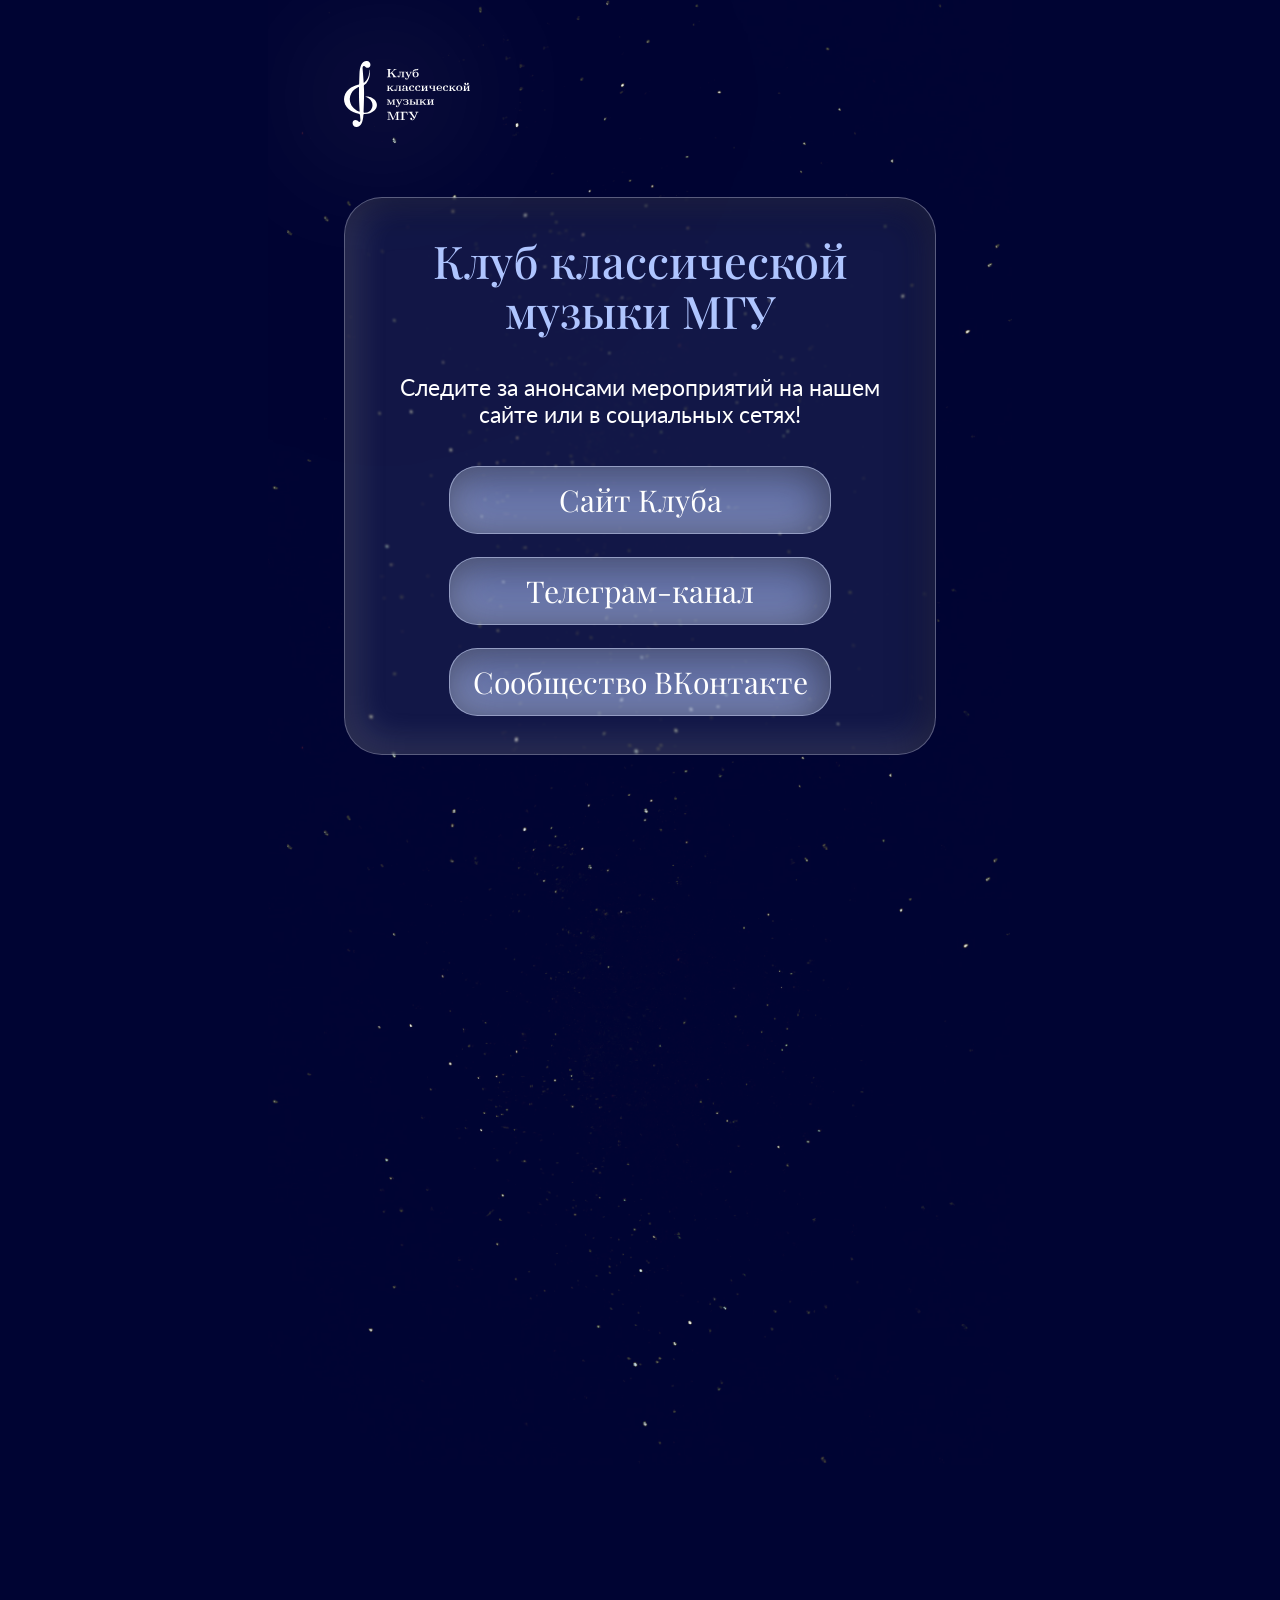
<file: links/index.html>
<!DOCTYPE html>
<head>
    <meta charset="UTF-8">
    <meta name="viewport" content="width=device-width, initial-scale=1.0">
    <link rel="icon" type="image/png" href="../assets/icon.png" />
    <title>Клуб классической музыки МГУ | Ссылки</title>
    <link rel="stylesheet" href="../css/styles.css">

    <!-- Yandex.Metrika counter -->
    <script type="text/javascript">
        (function(m,e,t,r,i,k,a){
            m[i]=m[i]||function(){(m[i].a=m[i].a||[]).push(arguments)};
            m[i].l=1*new Date();
            for (var j = 0; j < document.scripts.length; j++) {if (document.scripts[j].src === r) { return; }}
            k=e.createElement(t),a=e.getElementsByTagName(t)[0],k.async=1,k.src=r,a.parentNode.insertBefore(k,a)
        })(window, document,'script','https://mc.yandex.ru/metrika/tag.js?id=113017407', 'ym');

        ym(113017407, 'init', {ssr:true, webvisor:true, clickmap:true, ecommerce:"dataLayer", referrer: document.referrer, url: location.href, accurateTrackBounce:true, trackLinks:true});
    </script>
    <noscript><div><img src="https://mc.yandex.ru/watch/113017407" style="position:absolute; left:-9999px;" alt="" /></div></noscript>
    <!-- /Yandex.Metrika counter -->
</head>
<body>
    <div id="stage">
        <main id="page">
            <div class="afisha-start">
                <img class="members-sky" src="../assets/team/start-sky.png">
                <img class="page-logo" src="../assets/logo.svg">
                <img class="afisha-sky" src="../assets/afisha/starry-sky.png">
            </div>
            <div class="links-container">
                <p class="font-pd-m-24" style="text-align: center;">Клуб классической музыки МГУ</p>
                <p class="font-lato-12" style="text-align: center;">Следите за анонсами мероприятий на нашем сайте или в социальных сетях!</p>
                <div class="links-buttons">
                    <a href="https://ккм-мгу.рф" target="_blank" class="register-btn">Сайт Клуба</a>
                    <a href="https://t.me/music_club_msu" target="_blank" class="register-btn">Телеграм-канал</a>
                    <a href="https://vk.ru/music_club_msu" target="_blank" class="register-btn">Сообщество ВКонтакте</a>
                </div>
            </div>
        </main>
    </div>
    <script src="../js/script.js"></script>
</body>
</file>
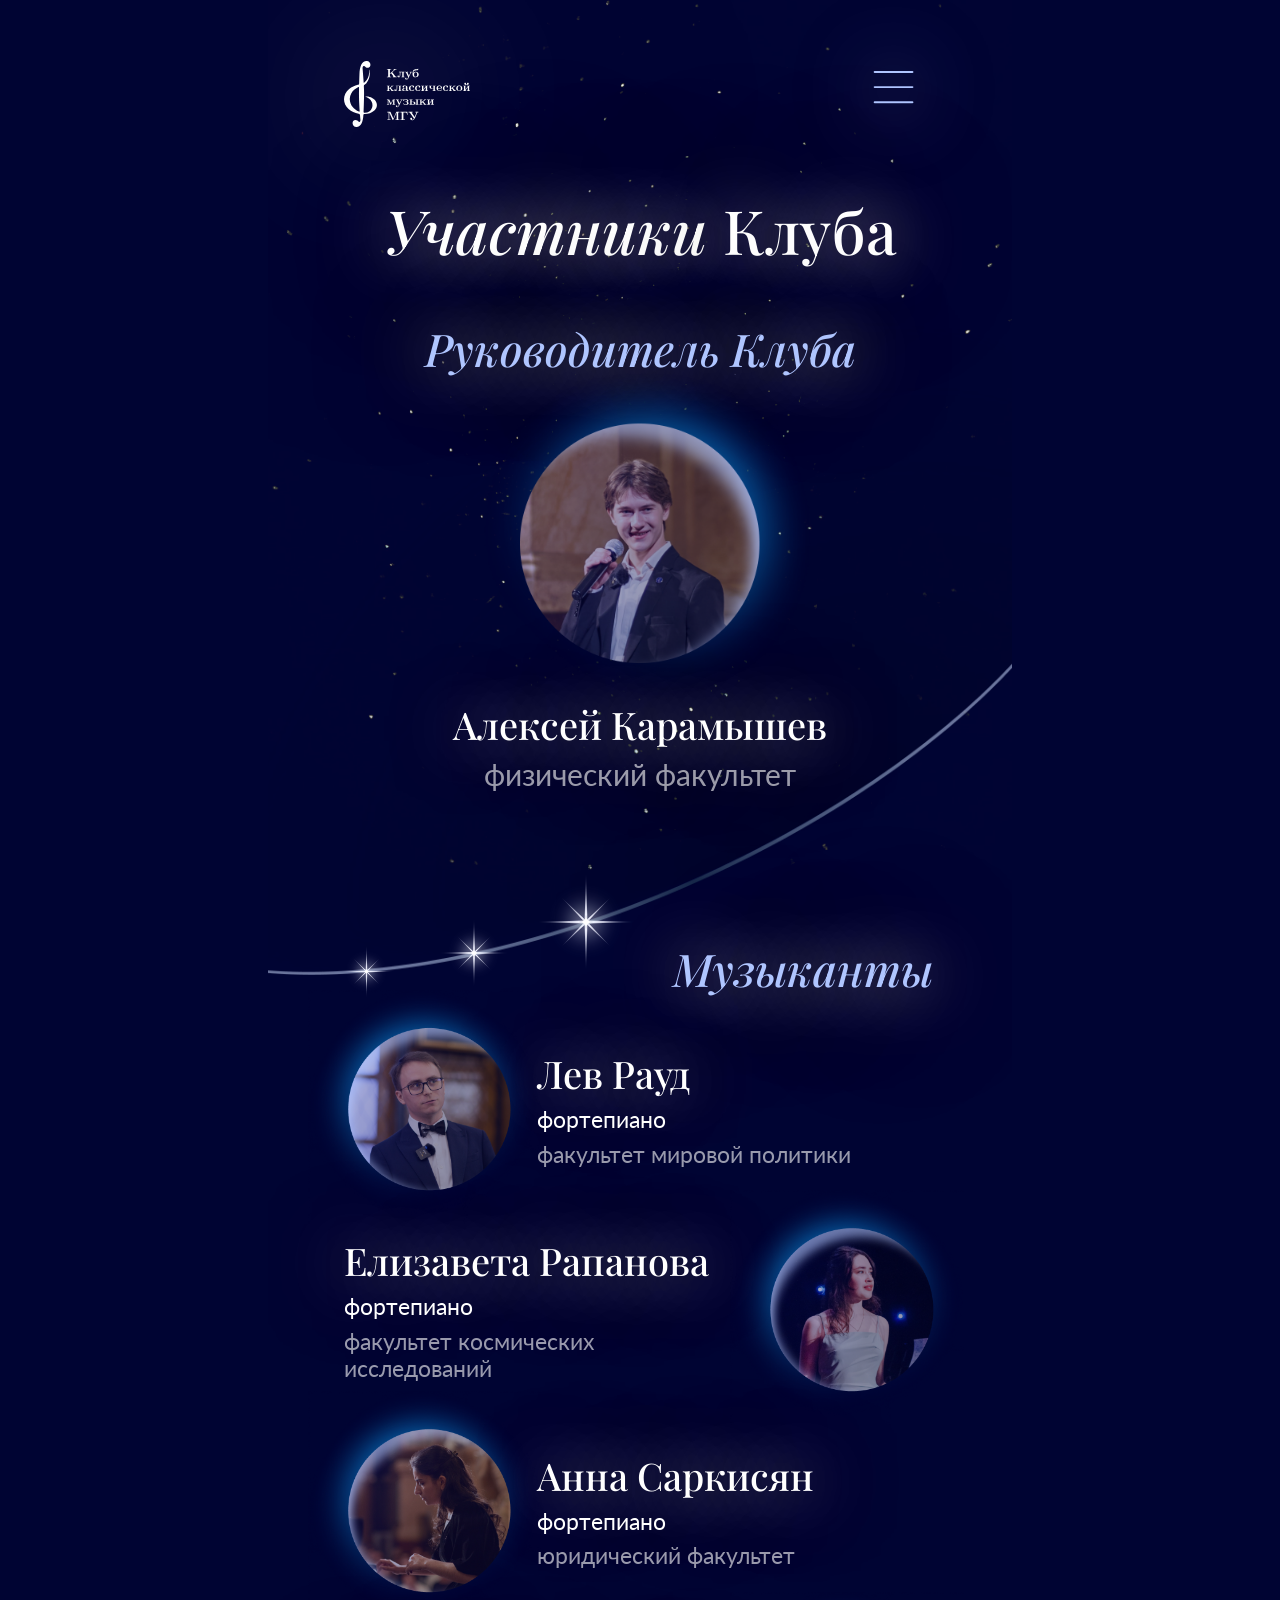
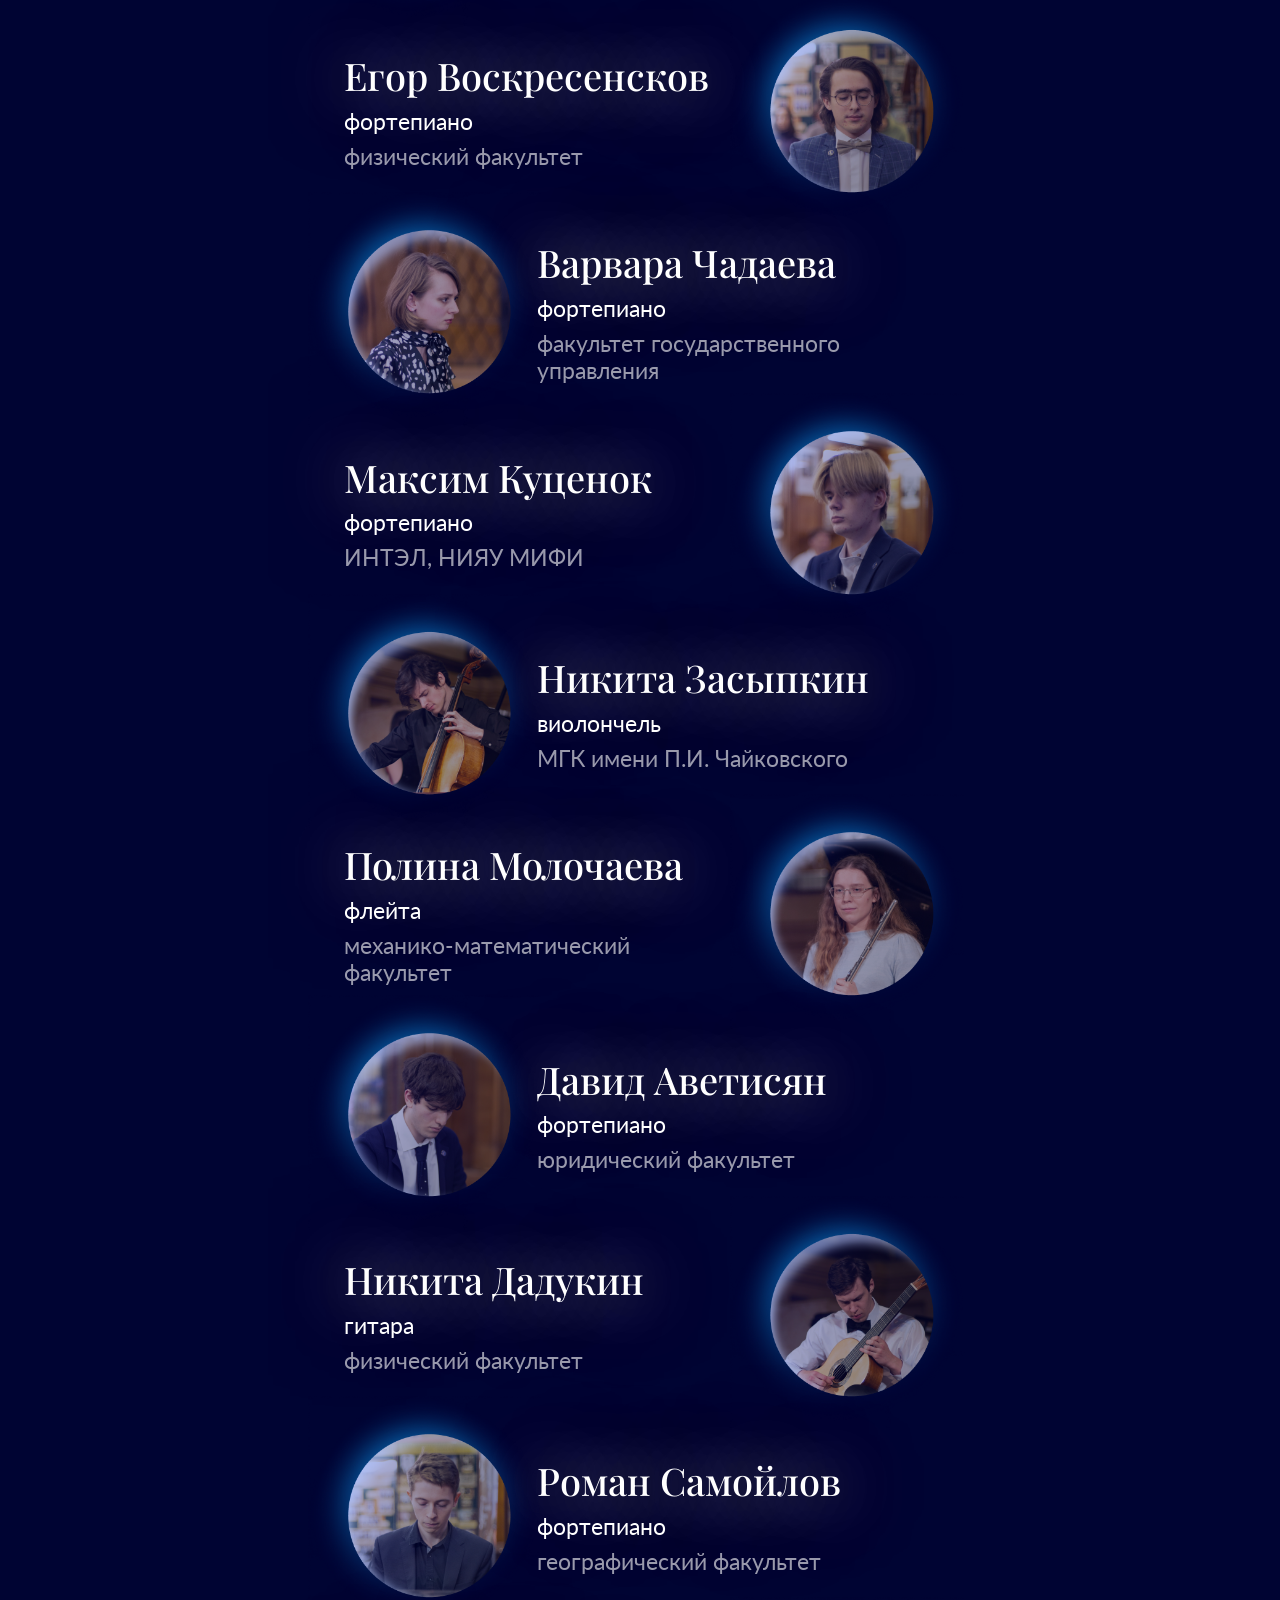
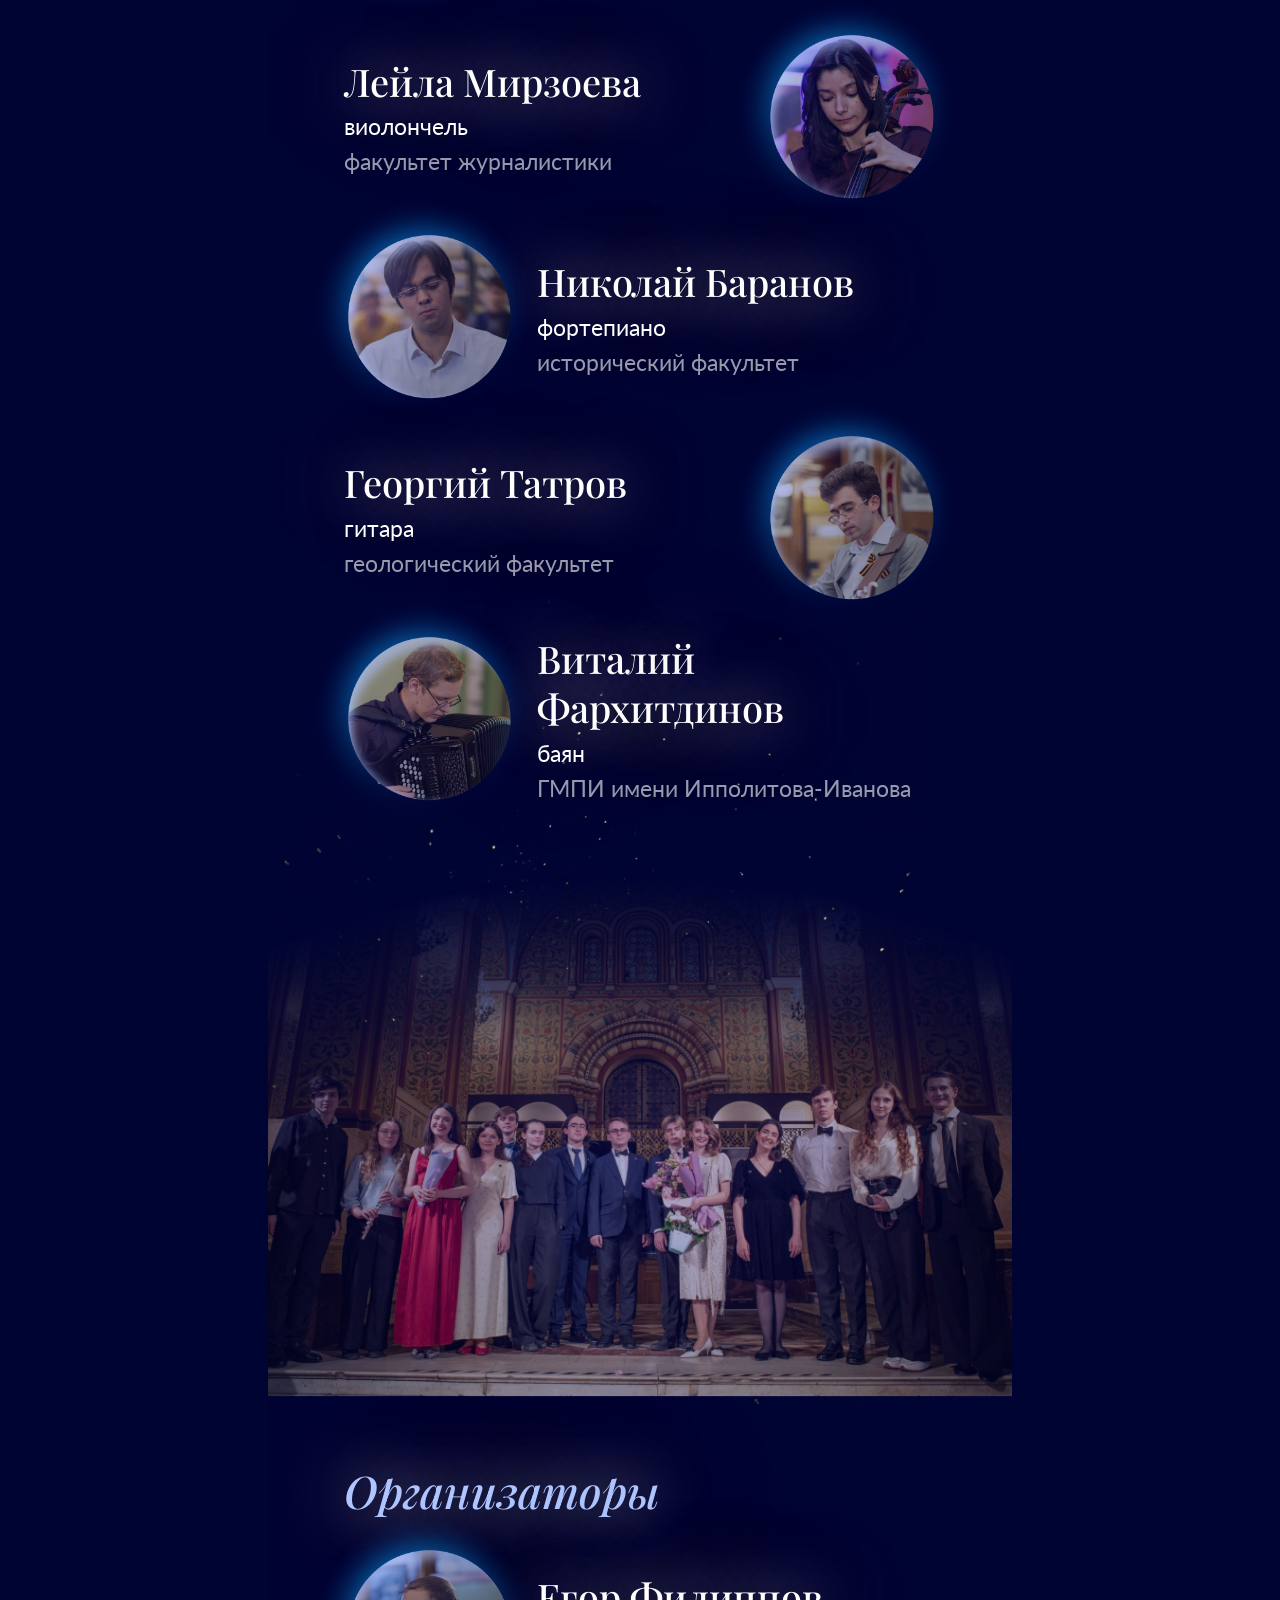
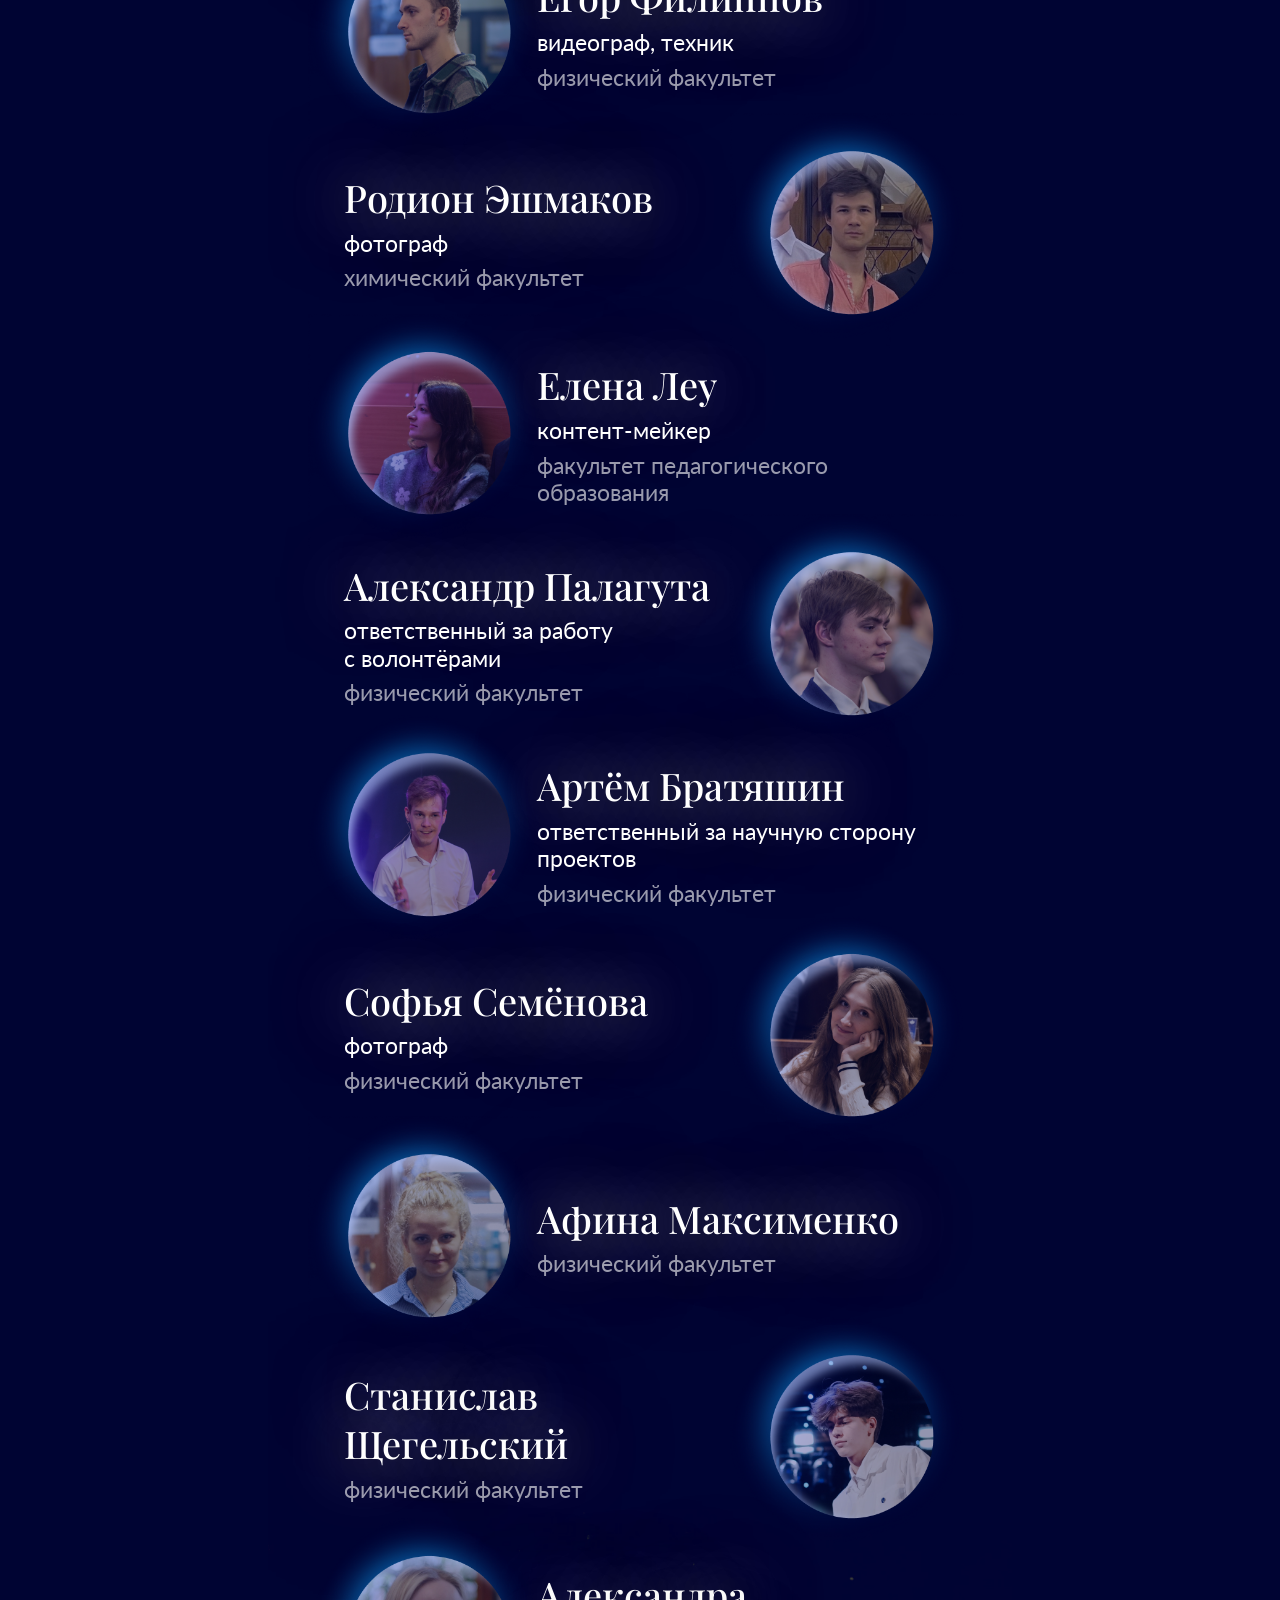
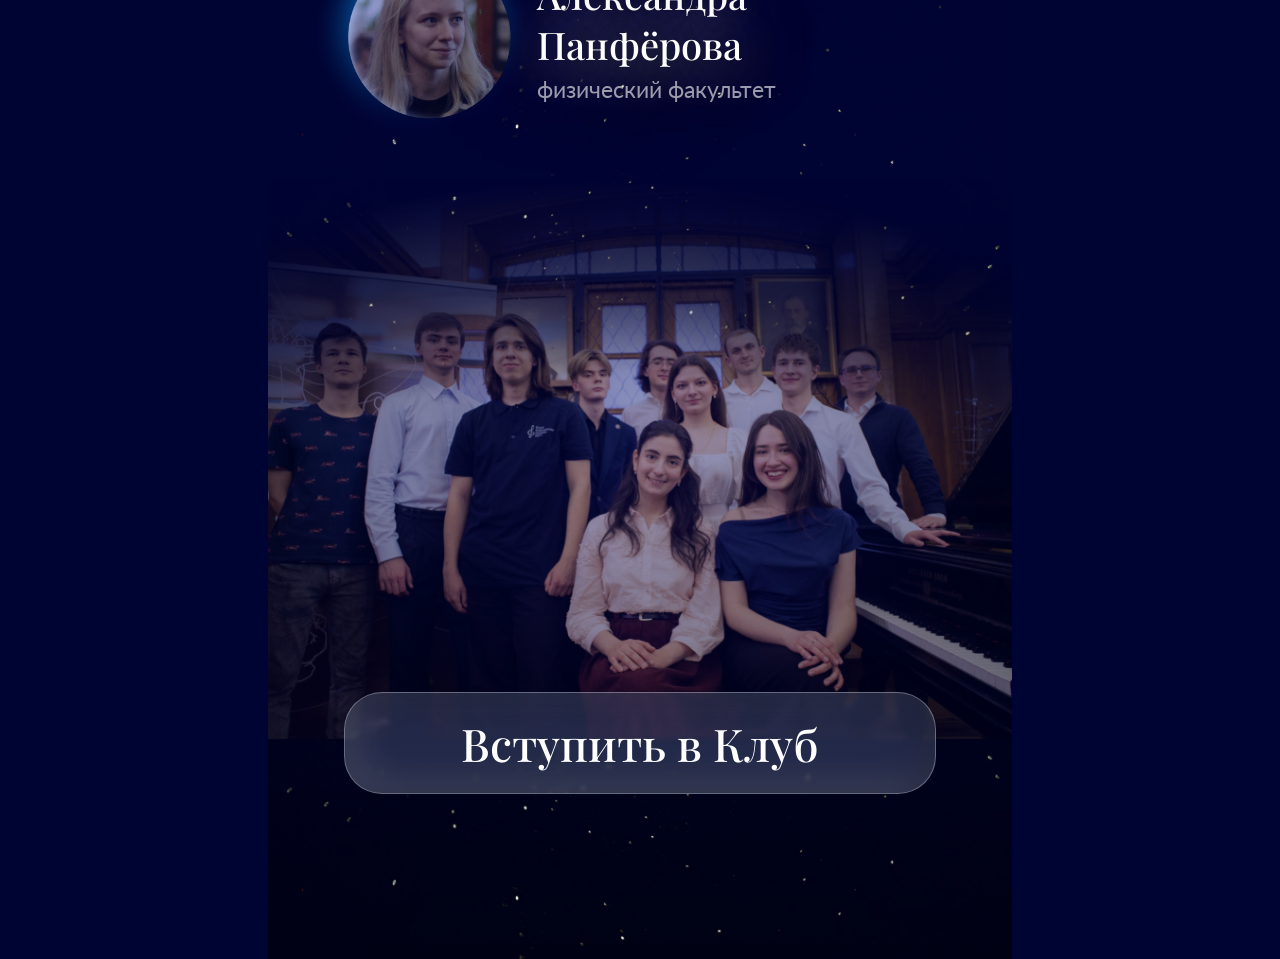
<file: team/index.html>
<!DOCTYPE html>
<head>
    <meta charset="UTF-8">
    <meta name="viewport" content="width=device-width, initial-scale=1.0">
    <link rel="icon" type="image/png" href="../assets/icon.png" />
    <title>Клуб классической музыки МГУ | Участники Клуба</title>
    <link rel="stylesheet" href="../css/styles.css">

    <!-- Yandex.Metrika counter -->
    <script type="text/javascript">
        (function(m,e,t,r,i,k,a){
            m[i]=m[i]||function(){(m[i].a=m[i].a||[]).push(arguments)};
            m[i].l=1*new Date();
            for (var j = 0; j < document.scripts.length; j++) {if (document.scripts[j].src === r) { return; }}
            k=e.createElement(t),a=e.getElementsByTagName(t)[0],k.async=1,k.src=r,a.parentNode.insertBefore(k,a)
        })(window, document,'script','https://mc.yandex.ru/metrika/tag.js?id=113017407', 'ym');

        ym(113017407, 'init', {ssr:true, webvisor:true, clickmap:true, ecommerce:"dataLayer", referrer: document.referrer, url: location.href, accurateTrackBounce:true, trackLinks:true});
    </script>
    <noscript><div><img src="https://mc.yandex.ru/watch/113017407" style="position:absolute; left:-9999px;" alt="" /></div></noscript>
    <!-- /Yandex.Metrika counter -->
</head>
<body>
    <div id="stage">
        <main id="page">
            <div class="members-start">
                <img class="members-shadow" src="../assets/team/members-shadow.png">
                <img class="members-sky" src="../assets/team/start-sky.png">
                <img class="members-orbit" src="../assets/team/members-orbit.png">
                <img class="page-logo" src="../assets/logo.svg">
                <img class="members-star-1" src="../assets/star.svg">
                <img class="members-star-2" src="../assets/star.svg">
                <img class="members-star-3" src="../assets/star.svg">
            </div>
            <div class="head">
                <div class="members-heading">
                    <p class="font-pd-m-32" style="text-align: center;">
                        <span class="font-pd-mi-32">Участники&nbsp;</span>Клуба
                    </p>
                </div>
                <div class="members-director">
                    <p class="font-pd-mi-24">Руководитель Клуба</p>
                    <div class="director-info">
                        <div class="director-photo">
                            <img src="../assets/Aleksey.png">
                        </div>
                        <div class="director-name">
                            <p class="font-pd-m-20" style="line-height: 1.3;">Алексей Карамышев</p>
                            <p class="font-lato-16">физический факультет</p>
                        </div>
                    </div>
                </div>
            </div>
            <div class="musicians">
                <div class="musicians-heading">
                    <p class="font-pd-mi-24">Музыканты</p>
                </div>
                <img class="musicians-sky" src="../assets/team/ph-1-sky.png">
                <div class="group">
                    <div class="member">
                        <div class="member-photo">
                            <img src="../assets/team/lev.png">
                        </div>
                        <div class="name">
                            <p class="font-pd-m-20" style="text-align: start;">Лев Рауд</p>
                            <p class="font-lato-12">фортепиано</p>
                            <p class="font-lato-12" style="opacity: 0.6;">факультет мировой политики</p>
                        </div>
                    </div>
                    <div class="member">
                        <div class="name">
                            <p class="font-pd-m-20" style="text-align: start;">Елизавета Рапанова</p>
                            <p class="font-lato-12">фортепиано</p>
                            <p class="font-lato-12" style="opacity: 0.6;">факультет космических исследований</p>
                        </div>
                        <div class="member-photo">
                            <img src="../assets/team/liza.png">
                        </div>
                    </div>
                    <div class="member">
                        <div class="member-photo">
                            <img src="../assets/team/ann.png">
                        </div>
                        <div class="name">
                            <p class="font-pd-m-20" style="text-align: start;">Анна Саркисян</p>
                            <p class="font-lato-12">фортепиано</p>
                            <p class="font-lato-12" style="opacity: 0.6;">юридический факультет</p>
                        </div>
                    </div>
                    <div class="member">
                        <div class="name">
                            <p class="font-pd-m-20" style="text-align: start;">Егор Воскресенсков</p>
                            <p class="font-lato-12">фортепиано</p>
                            <p class="font-lato-12" style="opacity: 0.6;">физический факультет</p>
                        </div>
                        <div class="member-photo">
                            <img src="../assets/team/egor-v.png">
                        </div>
                    </div>
                    <div class="member">
                        <div class="member-photo">
                            <img src="../assets/team/varvara.png">
                        </div>
                        <div class="name">
                            <p class="font-pd-m-20" style="text-align: start;">Варвара Чадаева</p>
                            <p class="font-lato-12">фортепиано</p>
                            <p class="font-lato-12" style="opacity: 0.6;">факультет государственного управления</p>
                        </div>
                    </div>
                    <div class="member">
                        <div class="name">
                            <p class="font-pd-m-20" style="text-align: start;">Максим Куценок</p>
                            <p class="font-lato-12">фортепиано</p>
                            <p class="font-lato-12" style="opacity: 0.6;">ИНТЭЛ, НИЯУ МИФИ</p>
                        </div>
                        <div class="member-photo">
                            <img src="../assets/team/maksim.png">
                        </div>
                    </div>
                    <div class="member">
                        <div class="member-photo">
                            <img src="../assets/team/nikita-z.png">
                        </div>
                        <div class="name">
                            <p class="font-pd-m-20" style="text-align: start;">Никита Засыпкин</p>
                            <p class="font-lato-12">виолончель</p>
                            <p class="font-lato-12" style="opacity: 0.6;">МГК имени П.И. Чайковского</p>
                        </div>
                    </div>
                    <div class="member">
                        <div class="name">
                            <p class="font-pd-m-20" style="text-align: start;">Полина Молочаева</p>
                            <p class="font-lato-12">флейта</p>
                            <p class="font-lato-12" style="opacity: 0.6;">механико-математический факультет</p>
                        </div>
                        <div class="member-photo">
                            <img src="../assets/team/polina_m.png">
                        </div>
                    </div>
                    <div class="member">
                        <div class="member-photo">
                            <img src="../assets/team/david.png">
                        </div>
                        <div class="name">
                            <p class="font-pd-m-20" style="text-align: start;">Давид Аветисян</p>
                            <p class="font-lato-12">фортепиано</p>
                            <p class="font-lato-12" style="opacity: 0.6;">юридический факультет</p>
                        </div>
                    </div>
                    <div class="member">
                        <div class="name">
                            <p class="font-pd-m-20" style="text-align: start;">Никита Дадукин</p>
                            <p class="font-lato-12">гитара</p>
                            <p class="font-lato-12" style="opacity: 0.6;">физический факультет</p>
                        </div>
                        <div class="member-photo">
                            <img src="../assets/team/nikita.png">
                        </div>
                    </div>
                    <div class="member">
                        <div class="member-photo">
                            <img src="../assets/team/roman.png">
                        </div>
                        <div class="name">
                            <p class="font-pd-m-20" style="text-align: start;">Роман Самойлов</p>
                            <p class="font-lato-12">фортепиано</p>
                            <p class="font-lato-12" style="opacity: 0.6;">географический факультет</p>
                        </div>
                    </div>
                    <div class="member">
                        <div class="name">
                            <p class="font-pd-m-20" style="text-align: start;">Лейла Мирзоева</p>
                            <p class="font-lato-12">виолончель</p>
                            <p class="font-lato-12" style="opacity: 0.6;">факультет журналистики</p>
                        </div>
                        <div class="member-photo">
                            <img src="../assets/team/leila.png">
                        </div>
                    </div>
                    <div class="member">
                        <div class="member-photo">
                            <img src="../assets/team/nikolay.png">
                        </div>
                        <div class="name">
                            <p class="font-pd-m-20" style="text-align: start;">Николай Баранов</p>
                            <p class="font-lato-12">фортепиано</p>
                            <p class="font-lato-12" style="opacity: 0.6;">исторический факультет</p>
                        </div>
                    </div>
                    <div class="member">
                        <div class="name">
                            <p class="font-pd-m-20" style="text-align: start;">Георгий Татров</p>
                            <p class="font-lato-12">гитара</p>
                            <p class="font-lato-12" style="opacity: 0.6;">геологический факультет</p>
                        </div>
                        <div class="member-photo">
                            <img src="../assets/team/georgiy.png">
                        </div>
                    </div>
                    <div class="member">
                        <div class="member-photo">
                            <img src="../assets/team/vitaliy.png">
                        </div>
                        <div class="name">
                            <p class="font-pd-m-20" style="text-align: start;">Виталий Фархитдинов</p>
                            <p class="font-lato-12">баян</p>
                            <p class="font-lato-12" style="opacity: 0.6;">ГМПИ имени Ипполитова-Иванова</p>
                        </div>
                    </div>                    
                </div>
                <img class="musicians-photo" src="../assets/team/ph-1.png">
            </div>
            <div class="organizators">
                <p class="font-pd-mi-24">Организаторы</p>
                <div class="group">
                    <div class="member">
                        <div class="member-photo">
                            <img src="../assets/team/egor-f.png">
                        </div>
                        <div class="name">
                            <p class="font-pd-m-20" style="text-align: start;">Егор Филиппов</p>
                            <p class="font-lato-12">видеограф, техник</p>
                            <p class="font-lato-12" style="opacity: 0.6;">физический факультет</p>
                        </div>
                    </div>
                    <div class="member">
                        <div class="name">
                            <p class="font-pd-m-20" style="text-align: start;">Родион Эшмаков</p>
                            <p class="font-lato-12">фотограф</p>
                            <p class="font-lato-12" style="opacity: 0.6;">химический факультет</p>
                        </div>
                        <div class="member-photo">
                            <img src="../assets/team/rodion.png">
                        </div>
                    </div>
                    <div class="member">
                        <div class="member-photo">
                            <img src="../assets/team/lena.png">
                        </div>
                        <div class="name">
                            <p class="font-pd-m-20" style="text-align: start;">Елена Леу</p>
                            <p class="font-lato-12">контент-мейкер</p>
                            <p class="font-lato-12" style="opacity: 0.6;">факультет педагогического образования</p>
                        </div>
                    </div>
                    <div class="member">
                        <div class="name">
                            <p class="font-pd-m-20" style="text-align: start;">Александр Палагута</p>
                            <p class="font-lato-12">ответственный за работу<br />с волонтёрами</p>
                            <p class="font-lato-12" style="opacity: 0.6;">физический факультет</p>
                        </div>
                        <div class="member-photo">
                            <img src="../assets/team/alex-p.png">
                        </div>
                    </div>
                    <div class="member">
                        <div class="member-photo">
                            <img src="../assets/team/artem.png">
                        </div>
                        <div class="name">
                            <p class="font-pd-m-20" style="text-align: start;">Артём Братяшин</p>
                            <p class="font-lato-12">ответственный за научную сторону проектов</p>
                            <p class="font-lato-12" style="opacity: 0.6;">физический факультет</p>
                        </div>
                    </div>
                    <div class="member">
                        <div class="name">
                            <p class="font-pd-m-20" style="text-align: start;">Софья Семёнова</p>
                            <p class="font-lato-12">фотограф</p>
                            <p class="font-lato-12" style="opacity: 0.6;">физический факультет</p>
                        </div>
                        <div class="member-photo">
                            <img src="../assets/team/sonya.png">
                        </div>
                    </div>
                    <div class="member">
                        <div class="member-photo">
                            <img src="../assets/team/afina.png">
                        </div>
                        <div class="name">
                            <p class="font-pd-m-20" style="text-align: start;">Афина Максименко</p>
                            <p class="font-lato-12" style="opacity: 0.6;">физический факультет</p>
                        </div>                        
                    </div>
                    <div class="member">
                        <div class="name">
                            <p class="font-pd-m-20" style="text-align: start;">Станислав Щегельский</p>
                            <p class="font-lato-12" style="opacity: 0.6;">физический факультет</p>
                        </div>
                        <div class="member-photo">
                            <img src="../assets/team/stas.png">
                        </div>                        
                    </div>
                    <div class="member">
                        <div class="member-photo">
                            <img src="../assets/team/alexa.png">
                        </div>
                        <div class="name">
                            <p class="font-pd-m-20" style="text-align: start;">Александра Панфёрова</p>
                            <p class="font-lato-12" style="opacity: 0.6;">физический факультет</p>
                        </div>                        
                    </div>
                </div>
            </div>
    
            <div class="bottom">
                <img class="bottom-shadow" src="../assets/team/bottom-shadow.png">
                <img class="bottom-sky-1" src="../assets/team/ph-2-sky.png">
                <img class="bottom-sky-2" src="../assets/team/bottom-sky.png">
                <img class="ph-2" src="../assets/team/ph-2.png">
                <a href="../join/" class="join-link">
                    <button class="join">
                        <p class="font-pd-m-24" style="color: white; line-height: 1.2; text-align: center;">Вступить в Клуб</p>
                    </button>
                </a>
            </div>
        </main>
        <button class="burger" id="burger" aria-label="Меню">
            <img class="burger-img" src="../assets/burger.svg">
        </button>
        <div class="overlay" id="overlay"></div>
        <nav class="side-menu" id="sideMenu">
            <div class="menu-logo">
                <img src="../assets/logo.svg" alt="Логотип Клуба классической музыки МГУ">
            </div>
            <div class="menu-links">
                <a href="../">Главная</a>
                <a href="../team/" class="active">Участники Клуба</a>
                <a href="../afisha/">Афиша</a>
                <a href="../join/">Вступить в Клуб</a>
            </div>
        </nav>
    </div>
    <script src="../js/script.js"></script>
</body>
</file>
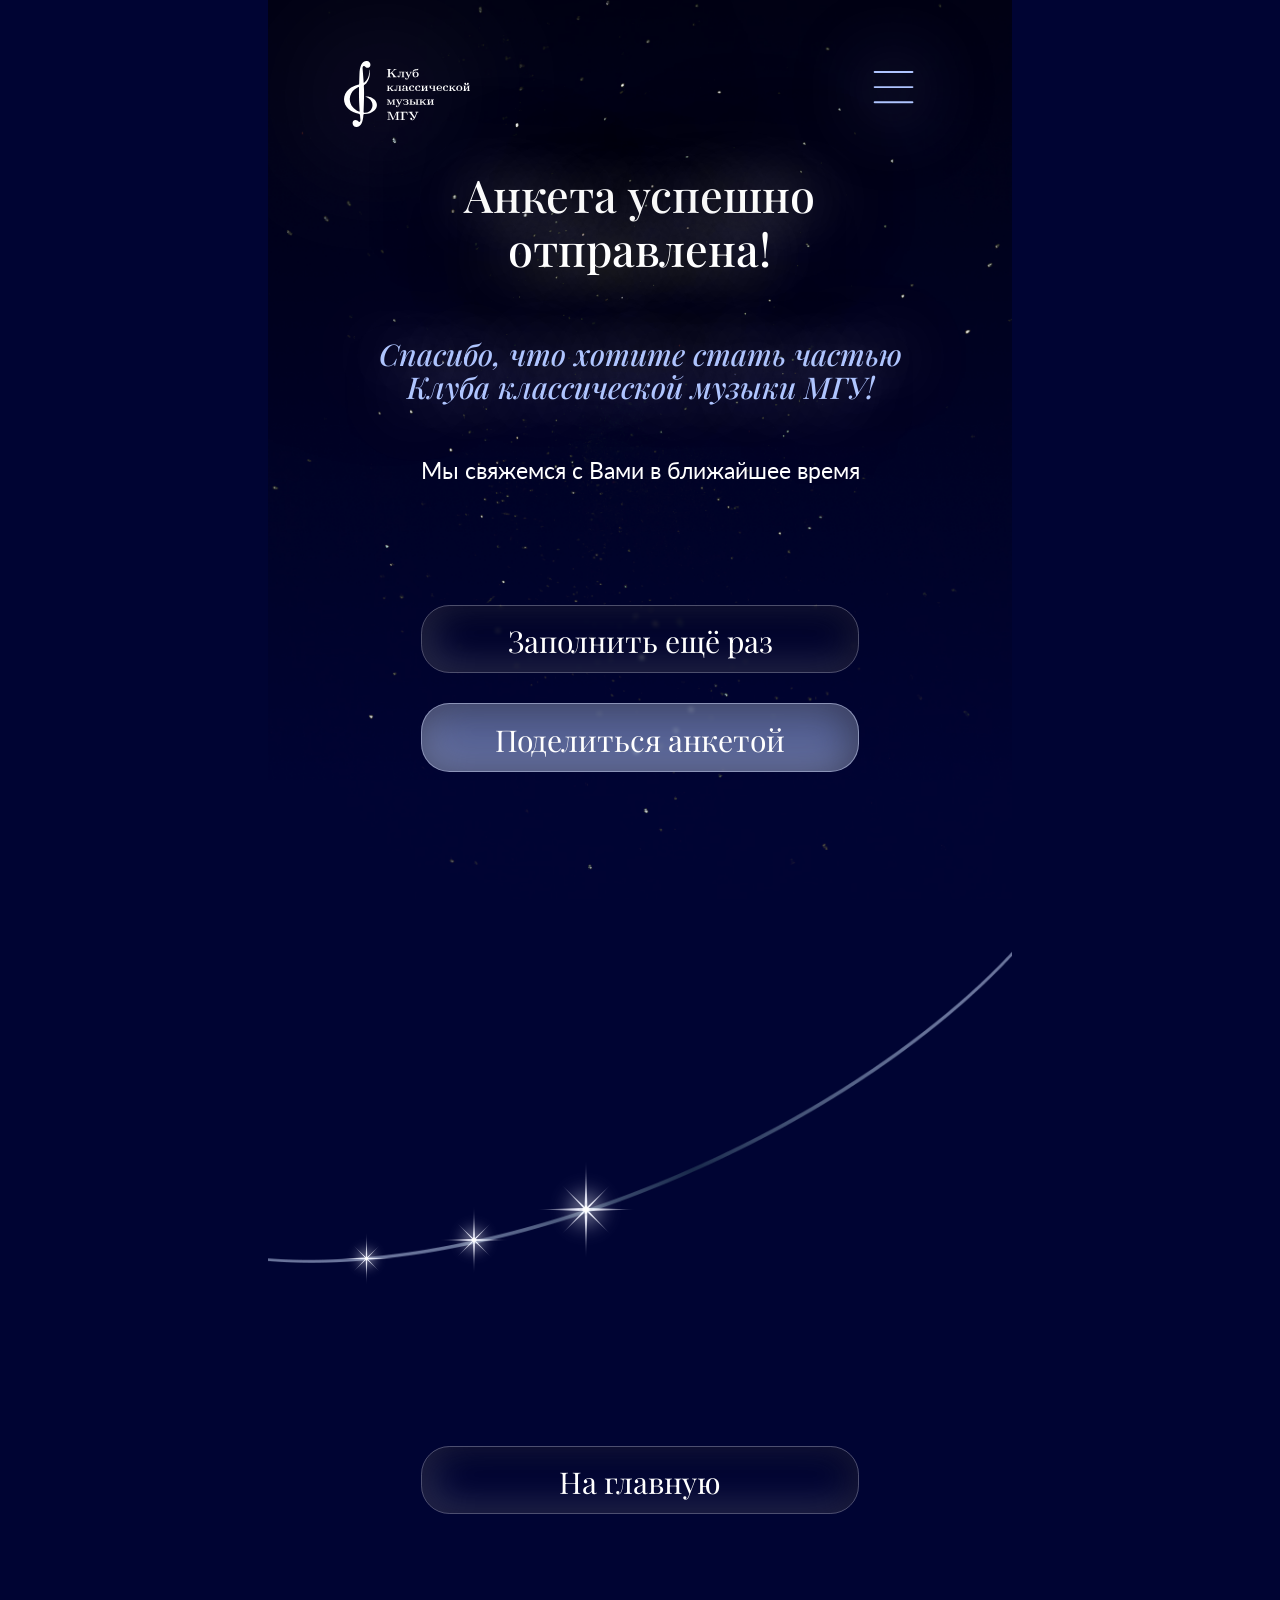
<file: join/success.html>
<!DOCTYPE html>
<head>
    <meta charset="UTF-8">
    <meta name="viewport" content="width=device-width, initial-scale=1.0">
    <link rel="icon" type="image/png" href="../assets/icon.png" />
    <title>Клуб классической музыки МГУ | Вступление в Клуб</title>
    <link rel="stylesheet" href="../css/styles.css">

    <!-- Yandex.Metrika counter -->
    <script type="text/javascript">
        (function(m,e,t,r,i,k,a){
            m[i]=m[i]||function(){(m[i].a=m[i].a||[]).push(arguments)};
            m[i].l=1*new Date();
            for (var j = 0; j < document.scripts.length; j++) {if (document.scripts[j].src === r) { return; }}
            k=e.createElement(t),a=e.getElementsByTagName(t)[0],k.async=1,k.src=r,a.parentNode.insertBefore(k,a)
        })(window, document,'script','https://mc.yandex.ru/metrika/tag.js?id=113017407', 'ym');

        ym(113017407, 'init', {ssr:true, webvisor:true, clickmap:true, ecommerce:"dataLayer", referrer: document.referrer, url: location.href, accurateTrackBounce:true, trackLinks:true});
    </script>
    <noscript><div><img src="https://mc.yandex.ru/watch/113017407" style="position:absolute; left:-9999px;" alt="" /></div></noscript>
    <!-- /Yandex.Metrika counter -->
</head>
<body>
    <div id="stage">
        <main id="page">
            <div class="success-start">
                <img class="shading" src="../assets/shading.png">
                <img class="join-sky" src="../assets/join-sky.png">
                <img class="page-logo" src="../assets/logo.svg">
                <div class="join-heading">
                    <p class="font-pd-m-24">Анкета успешно отправлена!</p>
                </div>
            </div>
            <div class="message">
                <img class="success-orbit" src="../assets/team/members-orbit.png">
                <img class="success-star-1" src="../assets/star.svg">
                <img class="success-star-2" src="../assets/star.svg">
                <img class="success-star-3" src="../assets/star.svg">
                <p class="font-pd-mi-16">Спасибо, что хотите стать частью<br />Клуба классической музыки МГУ!</p>
                <p class="font-lato-12">Мы свяжемся с Вами в ближайшее время</p>
                <div class="buttons">
                    <button class="refill-btn" id="refill-btn">Заполнить ещё раз</button>
                    <button class="share-btn" id="share-btn">Поделиться анкетой</button>
                </div>
            </div>
            <button class="home-btn" id="home-btn">На главную</button>
        </main>
        <button class="burger" id="burger" aria-label="Меню">
            <img class="burger-img" src="../assets/burger.svg">
        </button>
        <div class="overlay" id="overlay"></div>
        <nav class="side-menu" id="sideMenu">
            <div class="menu-logo">
                <img src="../assets/logo.svg" alt="Логотип Клуба классической музыки МГУ">
            </div>
            <div class="menu-links">
                <a href="../">Главная</a>
                <a href="../team/">Участники Клуба</a>
                <a href="../afisha/">Афиша</a>
                <a href="../join/">Вступить в Клуб</a>
            </div>
        </nav>
    </div>
    <script src="../js/script.js"></script>
</body>
</file>
<file: css/styles.css>
*,
*::before,
*::after {
  box-sizing: border-box;
}

html,
body {
  margin: 0;
  padding: 0;
  background: #000433;
  overflow-x: hidden;
}

#stage {
  width: 100%;
  display: flex;
  justify-content: center;
  margin: 0;
  padding: 0;
}

#page {
  width: 393px;
  height: auto;
  transform-origin: top center;
  background: #000433; 
  overflow: hidden;
  min-height: 852px;
  position: relative;
}

.start {
    width: 393px;
    height: 412px;
    margin: 0 auto;
    position: relative;
}

.start-bg {
    position: absolute;
    width: 393px;
    height: 524px;
    background: linear-gradient(180deg, #000214 0%, #000433 100%); 
    transform: translate(0px, -112px);
    pointer-events: none;
}

.start-bg-img {
    width: 100%;
    height: 100%;
    object-fit: cover;
    display: block;
    mix-blend-mode: lighten;
}

.start-img {
    width: 333px;
    height: 365px;
    position: absolute;
    transform: translate(0px, 0px);
}

.logo {
    position: absolute;
    width: 231px;
    height: 121px;
    transform: translate(122px, 88px);
    filter: drop-shadow(0 0 35px rgb(207, 222, 255)) drop-shadow(0 0 100px rgba(0, 5, 67))
}

@font-face {
    font-family: 'Lato';
    src: url('../fonts/Lato-Regular.woff2') format('woff2');
    font-weight: 400;
    font-style: normal;
    font-display: swap;
}

@font-face {
    font-family: 'Lato';
    src: url('../fonts/Lato-Italic.woff2') format('woff2');
    font-weight: 400;
    font-style: italic;
    font-display: swap;
}

@font-face {
    font-family: 'Lato';
    src: url('../fonts/Lato-Bold.woff2') format('woff2');
    font-weight: 700;
    font-style: normal;
    font-display: swap;
}

@font-face {
    font-family: 'Lato';
    src: url('../fonts/Lato-BoldItalic.woff2') format('woff2');
    font-weight: 700;
    font-style: italic;
    font-display: swap;
}

@font-face {
    font-family: 'Playfair Display';
    src: url('../fonts/PlayfairDisplay-Regular.woff2') format('woff2');
    font-weight: 400;
    font-style: normal;
    font-display: swap;
}

@font-face {
    font-family: 'Playfair Display';
    src: url('../fonts/PlayfairDisplay-Italic.woff2') format('woff2');
    font-weight: 400;
    font-style: italic;
    font-display: swap;
}

@font-face {
    font-family: 'Playfair Display';
    src: url('../fonts/PlayfairDisplay-Medium.woff2') format('woff2');
    font-weight: 500;
    font-style: normal;
    font-display: swap;
}

@font-face {
    font-family: 'Playfair Display';
    src: url('../fonts/PlayfairDisplay-MediumItalic.woff2') format('woff2');
    font-weight: 500;
    font-style: italic;
    font-display: swap;
}

.start-txt {
    position: absolute;
    left: 40px;
    top: 288px;
    font-family: "Playfair Display", Times, serif;
    font-size: 16px;
    font-weight: 400;
    line-height: 1.3;
    text-align: left;
    margin: 0;
    padding: 0;
    text-indent: 0;
    font-style: normal; 
    color: white;
}

.start-txt .font-pd-i {
    font-style: italic;
}

.intro {
    width: 393px;
    height: 364px;
    position: relative;
    top: 12px;
}

.intro-shadow {
    width: 393px;
    height: 548px;
    position: absolute;
    top: -84px;
    mix-blend-mode: multiply;
}

.intro-orbit {
    width: 138px;
    height: 227px;
    position: absolute;
    left: 59px;
    top: 20px;
}

.star-1 {
    width: 52px;
    height: 52px;
    position: absolute;
    left: 143px;
    top: 2px;
    mix-blend-mode: luminosity;
}

.star-2 {
    width: 44px;
    height: 44px;
    position: absolute;
    left: 60px;
    top: 81px;
    mix-blend-mode: luminosity;
}

.star-3 {
    width: 40px;
    height: 40px;
    position: absolute;
    left: 40px;
    top: 194px;
    mix-blend-mode: luminosity;
}

.intro-texts {
    display: flex;
    flex-direction: column;
    gap: 24px;
    padding: 0px;
    justify-content: start;
    align-items: end;
    width: 313px;
    position: absolute;
    top: 8px;
    left: 40px;
}

.intro-text-block-1 {
    display: flex;
    flex-direction: column;
    gap: 8px;
    padding: 0px;
    width: 148px;
    justify-content: start;
    align-items: start;
}

.intro-text-block-2 {
    display: flex;
    flex-direction: column;
    gap: 8px;
    padding: 0px;
    width: 231px;
    justify-content: start;
    align-items: start;
}

.intro-text-block-3 {
    display: flex;
    flex-direction: column;
    gap: 8px;
    padding: 0px;
    width: 313px;
    justify-content: start;
    align-items: start;
}

.intro-heading {
    display: flex;
    flex-direction: row;
    gap: 8px;
    padding: 0px;
    height: 32px;
    justify-content: start;
    align-items: end;
    text-shadow: 
        0 0 35px rgb(255, 236, 207),
        0 0 100px rgba(0, 0, 0, 0.75);
}

.font-pd-m-36 {
    font-family: "Playfair Display", Times, serif;
    font-size: 36px;
    font-weight: 500;
    line-height: 1.1;
    text-align: left;
    margin: 0;
    padding: 0;
    text-indent: 0;
    font-style: normal; 
    color: #AFC5FF;
}

.font-pd-m-24 {
    font-family: "Playfair Display";
    font-size: 24px;
    font-weight: 500;
    line-height: 1.1;
    text-align: left;
    margin: 0;
    padding: 0;
    text-indent: 0;
    font-style: normal; 
    color: #AFC5FF;
}

.font-pd-mi-24 {
    font-family: "Playfair Display";
    font-size: 24px;
    font-weight: 500;
    line-height: 1.1;
    text-align: left;
    margin: 0;
    padding: 0;
    text-indent: 0;
    font-style: italic; 
    color: #AFC5FF;
}

.font-lato {
    font-family: "Lato";
    font-size: 16px;
    font-weight: 400;
    line-height: 1.3;
    text-align: left;
    margin: 0;
    padding: 0;
    text-indent: 0;
    font-style: normal; 
    color: white;
}

.history {
    width: 393px;
    height: 742px;
    position: relative;
}

.hist-sky {
    width: 393px;
    height: 494px;
    position: absolute;
    top: 0px;
    left: 0px;
    mix-blend-mode: lighten;
}

.hist-ph {
    width: 393px;
    height: 287px;
    position: absolute;
    top: 40px;
    left: 0px;
}

.hist-planets {
    width: 318px;
    height: 601px;
    position: absolute;
    left: 0px;
    top: 259px;
}

.font-pd-m-32 {
    font-family: "Playfair Display";
    font-size: 32px;
    font-weight: 500;
    line-height: 1.1;
    text-align: left;
    margin: 0;
    padding: 0;
    text-indent: 0;
    color: white;  
}

.font-pd-mi-32 {
    font-family: "Playfair Display";
    font-size: 32px;
    font-weight: 500;
    line-height: 1.1;
    text-align: left;
    margin: 0;
    padding: 0;
    text-indent: 0;
    font-style: italic;
    color: white;  
}

.hist-heading {
    position: absolute;
    left: 40px;
    top: 268px;
    text-shadow: 
        0 0 35px rgb(255, 236, 207),
        0 0 100px rgba(0, 0, 0, 0.75);
}

.hist-texts {
    display: flex;
    flex-direction: column;
    gap: 24px;
    padding: 0px;
    width: 231px;
    justify-content: start;
    align-items: end;
    position: absolute;
    left: 122px;
    top: 343px;
}

.hist-text {
    display: flex;
    flex-direction: column;
    gap: 12px;
    padding: 0px;
    justify-content: start;
    align-items: start;
}

.font-pd-mi-28 {
    font-family: "Playfair Display";
    font-size: 28px;
    font-weight: 500;
    line-height: 1.1;
    text-align: left;
    margin: 0;
    padding: 0;
    text-indent: 0;
    font-style: italic;
    color: #AFC5FF;     
}

.font-lato-14 {
    font-family: "Lato";
    font-weight: 400;
    font-size: 14px;
    line-height: 1.3;
    text-align: left;
    margin: 0;
    padding: 0;
    text-indent: 0;
    color: white;   
}

.hist-text-2 {
    display: flex;
    flex-direction: column;
    gap: 12px;
    padding: 0px;
    justify-content: start;
    align-items: start;
    width: 196px;
}

.projects {
    position: relative;
    width: 393px;
    height: 2627px;
}

.prj-sky {
    position: absolute;
    width: 393px;
    height: 494px;
    left: 0px;
    top: -32px;
    mix-blend-mode: lighten;
}

.prj-heading {
    position: absolute;
    left: 121px;
    top: 68px;
    text-shadow: 
        0 0 35px rgb(255, 236, 207),
        0 0 100px rgba(0, 0, 0, 0.75);
}

.concerts {
    position: absolute;
    width: 393px;
    height: 880px;
    top: 125px;
}

.concerts-year {
    width: 68px;
    height: 43px;
    position: absolute;
    left: 25px;
    top: 0px;
}

.concerts-heading {
    position: absolute;
    width: 313px;
    left: 40px;
    top: 10px;
    text-shadow: 
        0 0 35px rgb(255, 236, 207),
        0 0 100px rgba(0, 0, 0, 0.75);
}

.concerts-ph {
    position: absolute;
    width: 393px;
    height: 221px;
    left: 0px;
    top: 213px;
}

.concerts-txt {
    position: absolute;
    left: 40px;
    top: 78px;
    padding: 12px 16px;
    background-color: rgba(175, 197, 255, 0.1);
    display: block;
    align-items: center;
    border-radius: 20px;
    border: solid 0.5px;
    border-color: rgba(255, 255, 255, 0.3);
    box-shadow: 
        inset -3px 3px 20px rgba(0, 2, 20, 0.5),
        inset 3px -3px 20px rgba(255, 255, 255, 0.2);
    backdrop-filter: blur(0.5px);
}

.font-lato-prj {
    font-family: "Lato";
    font-weight: 400;
    font-size: 14px;
    line-height: 1.2;
    text-align: left;
    margin: 0;
    padding: 0;
    text-indent: 0;
    color: white;  
}

.concerts-shadow {
    position: absolute;
    width: 393px;
    height: 612px;
    left: 0px;
    top: 344px;
}

.concerts-sky {
    position: absolute;
    width: 496px;
    height: 256px;
    left: -51px;
    top: 624px;
    mix-blend-mode: lighten;
}

.concerts-desc {
    position: absolute;
    flex-direction: column;
    left: 40px;
    top: 434px;
    width: 313px;
    display: flex;
    gap: 16px;
    justify-content: start;
    align-items: start;
}

.desc-heading {
    width: 100%;
    text-shadow: 0 0 35px rgb(255, 236, 207);
}

.font-pd-m-16 {
    font-family: "Playfair Display";
    font-size: 16px;
    font-weight: 500;
    line-height: 1.1;
    text-align: left;
    margin: 0;
    padding: 0;
    text-indent: 0;
    color: white; 
}

.font-pd-mi-16 {
    font-family: "Playfair Display";
    font-size: 16px;
    font-weight: 500;
    line-height: 1.1;
    text-align: left;
    margin: 0;
    padding: 0;
    text-indent: 0;
    color: white;  
    font-style: italic;
}

.concerts-desc-texts {
    width: 279px;
    display: flex;
    flex-direction: column;
    gap: 12px;
    justify-content: start;
    align-items: start;
}

.concerts-desc-txt {
    display: flex;
    flex-direction: row;
    justify-content: start;
    align-items: center;
    gap: 4px;
}

.planet-concerts {
    position: absolute;
    left: 0px;
    top: 638px;
    width: 87px;
    height: 173px;
}

.slogan {
    position: absolute;
    left: 68px;
    top: 704px;
    width: 258px;
    text-shadow: 
        0 0 35px rgb(255, 236, 207),
        0 0 100px rgba(0, 0, 0, 0.75);
}

.font-pd-m-20 {
    font-family: "Playfair Display";
    font-size: 20px;
    font-weight: 500;
    color: white;
    line-height: 1.2;
    text-align: center;
    margin: 0;
    padding: 0;
}

.font-pd-mi-20 {
    font-family: "Playfair Display";
    font-size: 20px;
    font-weight: 500;
    color: white;
    line-height: 1.2;
    text-align: center;
    font-style: italic;
    margin: 0;
    padding: 0;
}

.physmus {
    position: absolute;
    top: 1005px;
    width: 393px;
    height: 637px;
}

.physmus-sky {
    position: absolute;
    top: 213px;
    left: 0px;
    width: 393px;
    height: 494px;
    mix-blend-mode: lighten;
}

.physmus-shadow {
    position: absolute;
    top: 188px;
    left: 0px;
    width: 393px;
    height: 551px;
    mix-blend-mode: multiply;
}

.physmus-orbit {
    position: absolute;
    top: 314px;
    left: 0px;
    width: 393px;
    height: 321px;
}

.physmus-planets-r {
    position: absolute;
    width: 113px;
    height: 261px;
    left: 280px;
    top: 25px;
}

.physmus-planet-l {
    position: absolute;
    width: 151px;
    height: 172px;
    left: 0px;
    top: 272px;
}

.physmus-txt {
    position: absolute;
    left: 40px;
    top: 44px;
    padding: 12px 16px;
    background-color: rgba(175, 197, 255, 0.1);
    display: block;
    align-items: center;
    border-radius: 20px;
    border: solid 0.5px;
    border-color: rgba(255, 255, 255, 0.3);
    box-shadow: 
        inset -3px 3px 20px rgba(0, 2, 20, 0.5),
        inset 3px -3px 20px rgba(255, 255, 255, 0.2);
    backdrop-filter: blur(0.5px);
}

.physmus-heading {
    position: absolute;
    width: 313px;
    left: 40px;
    top: 2px;
    text-shadow: 
        0 0 35px rgb(255, 236, 207),
        0 0 100px rgba(0, 0, 0, 0.75);
}

.physmus-year {
    width: 40px;
    height: 43px;
    position: absolute;
    left: 289px;
    top: 143px;
}

.physmus-text {
    position: absolute;
    left: 40px;
    top: 173px;
    width: 231px;
}

.font-pd-mi-14 {
    font-family: "Playfair Display";
    font-weight: 500;
    font-size: 14px;
    line-height: 1.3;
    padding: 0px;
    margin: 0px;
    font-style: italic;
    color: #AFC5FF;
    text-align: left;
    text-shadow: 0 0 35px rgb(255, 236, 207);
}

.physmus-star-1 {
    position: absolute;
    width: 52px;
    height: 52px;
    left: 308px;
    top: 496.2px;
    mix-blend-mode: luminosity;
}

.physmus-star-2 {
    position: absolute;
    width: 36px;
    height: 36px;
    left: 253px;
    top: 546.2px;
    mix-blend-mode: luminosity;
    opacity: 0.8;
}

.physmus-star-3 {
    position: absolute;
    width: 28px;
    height: 28px;
    left: 217px;
    top: 568.2px;
    mix-blend-mode: luminosity;
    opacity: 0.5;
}

.physmus-years {
    position: absolute;
    width: 313px;
    height: 156px;
    left: 40px;
    top: 452px;
    text-shadow: 0 0 35px rgb(255, 236, 207);
}

.font-lato-10 {
    font-family: "Lato";
    font-weight: 400;
    font-size: 10px;
    color: white;
    padding: 0px;
    margin: 0px;
    line-height: 1.2;
}

.font-lato-12 {
    font-family: "Lato";
    font-weight: 400;
    font-size: 12px;
    color: white;
    padding: 0px;
    margin: 0px;
    line-height: 1.2;
}

.cultcode {
    position: absolute;
    width: 393px;
    height: 540px;
    left: 0px;
    top: 1658px;
}

.cultcode-sky {
    position: absolute;
    width: 393px;
    height: 525px;
    left: 0px;
    top: 0px;
    mix-blend-mode: lighten;
}

.cultcode-shadow {
    position: absolute;
    width: 393px;
    height: 487px;
    top: 26px;
    left: 0px;
}

.cultcode-ph {
    position: absolute;
    width: 393px;
    height: 286px;
    left: 0px;
    top: 117px;
}

.cultcode-year {
    position: absolute;
    width: 55px;
    height: 32px;
    left: 292px;
    top: 7px;
}

.cultcode-heading {
    position: absolute;
    width: 313px;
    left: 40px;
    top: 48px;
    text-shadow: 
        0 0 35px rgb(255, 236, 207),
        0 0 100px rgba(0, 0, 0, 0.75);
}

.cultcode-txt {
    position: absolute;
    left: 122px;
    top: 140px;
    padding: 12px 16px;
    background-color: rgba(175, 197, 255, 0.1);
    display: block;
    align-items: center;
    border-radius: 20px;
    border: solid 0.5px;
    border-color: rgba(255, 255, 255, 0.3);
    box-shadow: 
        inset -3px 3px 20px rgba(0, 2, 20, 0.5),
        inset 3px -3px 20px rgba(255, 255, 255, 0.2);
    backdrop-filter: blur(0.5px);
}

.cultcode-desc {
    position: absolute;
    left: 122px;
    top: 286px;
}

.cultcode-texts {
    position: absolute;
    width: 231px;
    left: 122px;
    top: 334px;
    display: flex;
    flex-direction: column;
    gap: 8px;
    padding: 0px;
    margin: 0px;
}

.cultcode-text {
    display: flex;
    flex-direction: row;
    gap: 4px;
    padding: 0px;
    margin: 0px;
}

.cultcode-star {
    width: 36px;
    height: 36px;
    mix-blend-mode: luminosity;
}

.cultcode-planet {
    position: absolute;
    width: 126px;
    height: 173px;
    left: 0px;
    top: 390px;
}

.universe {
    position: absolute;
    width: 393px;
    height: 444px;
    top: 2183px;
}

.universe-sky {
    position: absolute;
    width: 393px;
    height: 508px;
    top: -63px;
    mix-blend-mode: lighten;
}

.universe-shadow {
    position: absolute;
    width: 393px;
    height: 551px;
    top: -98px;
    mix-blend-mode: multiply;
}

.universe-orbit {
    position: absolute;
    width: 393px;
    height: 321px;
    top: 3px;
}

.universe-glow {
    position: absolute;
    width: 243px;
    height: 259px;
    top: 222px;
    left: 150px;
}

.universe-year {
    position: absolute;
    width: 52px;
    height: 22px;
    top: 51px;
    left: 282px;
}

.universe-heading {
    position: absolute;
    width: 313px;
    left: 40px;
    top: 108px;
    text-shadow: 
        0 0 35px rgb(255, 236, 207),
        0 0 100px rgba(0, 0, 0, 0.75);
}

.universe-txt {
    position: absolute;
    left: 40px;
    top: 176px;
    padding: 12px 16px;
    background-color: rgba(175, 197, 255, 0.1);
    display: block;
    align-items: center;
    border-radius: 20px;
    border: solid 0.5px;
    border-color: rgba(255, 255, 255, 0.3);
    box-shadow: 
        inset -3px 3px 20px rgba(0, 2, 20, 0.5),
        inset 3px -3px 20px rgba(255, 255, 255, 0.2);
    backdrop-filter: blur(0.5px);
}

.universe-texts {
    display: flex;
    flex-direction: row;
    gap: 16px;
    width: 313px;
    justify-content: start;
    align-items: start;
    position: absolute;
    left: 40px;
    top: 288px;
}

.link {
    color: #AFC5FF;
}

.font-pd-mi-12 {
    font-family: "Playfair Display";
    font-size: 12px;
    line-height: 1.2;
    padding: 0px;
    margin: 0px;
    font-style: italic;
    color: #AFC5FF;
}

.contacts {
    position: relative;
    width: 393px;
    height: 517px;
}

.contacts-shadow {
    position: absolute;
    width: 393px;
    height: 412px;
    top: 105px;
}

.contacts-heading {
    position: absolute;
    left: 63px;
    top: 9px;
    text-shadow: 
        0 0 35px rgb(255, 236, 207),
        0 0 100px rgba(0, 0, 0, 0.75);
}

.Aleksey {
    position: absolute;
    width: 216px;
    height: 216px;
    top: 50px;
    left: 89px;
}

.director {
    position: absolute;
    width: 159px;
    left: 117px;
    top: 252px;
    text-shadow: 0 0 35px rgb(255, 236, 207);
}

.director-contacts {
    position: absolute;
    left: 110px;
    top: 307px;
}

.contacts-links {
    display: flex;
    flex-direction: column;
    gap: 8px;
    padding: 0px;
    margin: 0px;
    position: absolute;
    left: 140px;
    top: 379px;
}

.link-tg-vk {
    display: flex;
    flex-direction: row;
    gap: 8px;
    align-items: center;
    padding: 12px 0px;
}

.cont-link {
    text-decoration: none;
    color: white;
}

.burger {
    position: fixed;
    left: 270px;
    top: 0px;
    background: none;
    border: none;
    cursor: pointer;
    padding: 0;
}

.burger-img {
    width: 100%;
    height: 100%;
}

.overlay {
    position: fixed;
    top: 0;
    left: 0;
    width: 100%;
    height: 100%;
    background: rgba(0, 4, 51, 0.5);
    backdrop-filter: blur(8px);
    opacity: 0;
    visibility: hidden;
    transition: opacity 0.7s ease, visibility 0.7s ease;
}

.overlay.active {
    opacity: 1;
    visibility: visible;
}

.side-menu {
    position: fixed;
    top: 0;
    right: -320px;
    width: auto;
    height: 100vh;
    background: rgba(0, 4, 51, 0.7);
    padding: 40px;
    transition: right 0.7s ease;
    display: flex;
    flex-direction: column;
    justify-content: start;
    align-items: center;
}

.side-menu.open {
    right: 0;
}

.menu-logo {
    margin-bottom: 24px;
}

.menu-logo img {
    width: 140px;
    height: auto;
    display: block;
}

.side-menu a {
    display: block;
    color: white;
    text-decoration: none;
    font-family: "Playfair Display", serif;
    font-size: 16px;
    font-weight: 500;
    padding: 14px 0;
    transition: color 0.3s ease, padding-left 0.3s ease;
}

.side-menu a.active {
    color: #AFC5FF;
}

.menu-links {
    display: flex;
    padding: 0;
    margin: 0;
    flex-direction: column;
}

.members-start {
    display: block;
    height: 68px;
    position: relative;
    overflow: visible;
    margin-bottom: 36px;
}

.members-shadow {
    position: absolute;
    height: 551px;
    top: 65px;
    mix-blend-mode: multiply;
}

.members-sky {
    height: 513px;
    mix-blend-mode: lighten;
}

.members-orbit {
    height: 321px;
    position: absolute;
    top: 194px;
    left: 0;
}

.page-logo {
    height: 35px;
    position: absolute;
    left: 40px;
    top: 32px;
    filter: drop-shadow(0 0 35px rgb(255, 236, 207)) drop-shadow(0 0 100px rgba(0, 0, 0, 0.75));
}

.members-star-1 {
    width: 28px;
    position: absolute;
    left: 38px;
    top: 499px;
    mix-blend-mode: luminosity;
}

.members-star-2 {
    width: 36px;
    position: absolute;
    left: 91px;
    top: 485.2px;
    mix-blend-mode: luminosity;
}

.members-star-3 {
    width: 52px;
    position: absolute;
    left: 142px;
    top: 461px;
    mix-blend-mode: luminosity;
}

.head {
    display: flex;
    flex-direction: column;
    gap: 32px;
    position: relative;
}

.members-heading {
    display: block;
    text-shadow: 
        0 0 35px rgb(255, 236, 207),
        0 0 100px rgba(0, 0, 0, 0.75);
}

.members-director {
    display: flex;
    flex-direction: column;
    justify-content: start;
    align-items: center;
    gap: 20px;
    text-shadow: 
        0 0 35px rgb(255, 236, 207),
        0 0 100px rgba(0, 0, 0, 0.75);
}

.director-info {
    display: flex;
    flex-direction: column;
    align-items: center;
    gap: 16px;
    padding: 4px 0;
}

.director-photo {
    width: 132px;
    height: 132px;
    display: block;
    position: relative;
}

.director-photo img {
    width: 182px;
    height: 182px;
    position: absolute;
    left: -22.5px;
    top: -28px;
}

.director-name {
    display: flex;
    flex-direction: column;
    gap: 4px;
    align-items: center;
}

.font-lato-16 {
    font-family: "Lato";
    font-size: 16px;
    line-height: 1.2;
    font-weight: 400;
    color: white;
    opacity: 0.6;
    padding: 0;
    margin: 0;
    text-shadow: none;
}

.musicians {
    position: relative;
    margin-top: 76px;
    display: block;
}

.musicians-sky {
    height: 450px;
    position: absolute;
    bottom: 0;
    mix-blend-mode: lighten;
}

.musicians-heading {
    position: absolute;
    left: 214px;
    text-shadow: 
        0 0 35px rgb(255, 236, 207),
        0 0 100px rgba(0, 0, 0, 0.75);
}

.group {
    position: relative;
    display: flex;
    flex-direction: column;
    gap: 16px;
    padding-top: 42px;
    align-items: center;
}

.member {
    display: flex;
    flex-direction: row;
    gap: 12px;
    width: 313px;
    justify-content: start;
    align-items: center;
}

.member-photo {
    position: relative;
    width: 90px;
    height: 90px;
}

.member-photo img {
    position: absolute;
    width: 124px;
    height: 124px;
    left: -19px;
    top: -18px;
}

.name {
    display: flex;
    flex-direction: column;
    gap: 4px;
    width: 211px;
}

.name .font-pd-m-20 {
    line-height: 1.3;
    text-shadow: 
        0 0 35px rgb(255, 236, 207),
        0 0 100px rgba(0, 0, 0, 0.75);
}

.musicians-photo {
    position: relative;
    height: 296px;
    margin-top: 18px;
}

.organizators {
    position: relative;
    margin-top: 32px;
    display: flex;
    flex-direction: column;
    gap: 16px;
    align-items: start;
    justify-content: start;
    padding: 0 40px 0 40px;
}

.organizators .font-pd-mi-24 {
    text-shadow: 
        0 0 35px rgb(255, 236, 207),
        0 0 100px rgba(0, 0, 0, 0.75);
}

.organizators .group {
    padding-top: 0;
}

.bottom {
    position: relative;
    height: 442px;
    overflow: visible;
}

.bottom-shadow {
    height: 412px;
    position: absolute;
    bottom: 0;
}

.bottom-sky-1 {
    height: 444px;
    position: absolute;
    top: -127px;
    mix-blend-mode: lighten;
}

.bottom-sky-2 {
    height: 347px;
    position: absolute;
    top: 95px;
    mix-blend-mode: lighten;
}

.ph-2 {
    height: 296px;
    position: absolute;
    top: 30px;
}

.join {
    position: absolute;
    left: 40px;
    top: 301px;
    padding: 12px 16px;
    background-color: rgba(175, 197, 255, 0.2);
    display: block;
    align-items: center;
    border-radius: 20px;
    border: solid 0.5px;
    border-color: rgba(255, 255, 255, 0.3);
    box-shadow: 
        inset -3px 3px 20px rgba(0, 2, 20, 0.5),
        inset 3px -3px 20px rgba(255, 255, 255, 0.2);
    backdrop-filter: blur(1px);
    width: 313px;
    cursor: pointer;
    transition: all 0.3s ease;
}

.join:hover {
    background-color: rgba(175, 197, 255, 0.3);
    border-color: rgba(175, 197, 255, 0.6);
    box-shadow: 
        0 0 30px rgba(175, 197, 255, 0.2),
        inset -3px 3px 20px rgba(0, 2, 20, 0.5),
        inset 3px -3px 20px rgba(255, 255, 255, 0.3);
    transform: scale(1.02);
}

.join:active {
    transform: scale(0.97);
    transition-duration: 0.1s;
}

.join-link {
    text-decoration: none;
    display: inline-block;
}

.join-start {
    display: block;
    height: 175px;
    position: relative;
    overflow: visible;
    margin-bottom: 28px;
}

.shading {
    height: 412px;
}

.join-sky {
    height: 513px;
    mix-blend-mode: lighten;
    position: absolute;
    top: 0;
    left: 0;
}

.join-heading {
    width: 313px;
    position: absolute;
    left: 40px;
    top: 88px;
    text-shadow: 
        0 0 35px rgb(255, 236, 207),
        0 0 100px rgba(0, 0, 0, 0.75);
}

.join-heading .font-pd-m-24 {
    line-height: 1.2;
    color: white;
    text-align: center;
}

.join-heading .font-pd-mi-24 {
    line-height: 1.2;
    color: white;
    text-align: center;
}

.form-container {
    position: relative;
    padding: 0 40px 0 40px;
    display: flex;
    flex-direction: column;
    gap: 16px;
}

.field {
    position: relative;
    display: flex;
    flex-direction: column;
    gap: 4px;
}

.field-name {
    position: relative;
    padding: 0 12px;
    display: none;
}

.hint {
    position: relative;
    padding: 0 12px;
    display: none;
    margin-top: 4px;
}

.select-wrapper {
    position: relative;
    display: flex;
    align-items: center;
    height: 36px;
    padding: 8px 12px;
    background-color: rgba(175, 197, 255, 0.2);
    border-radius: 15px;
    border: 0.5px solid rgba(255, 255, 255, 0.3);
    box-shadow: 
        inset -3px 3px 20px rgba(0, 2, 20, 0.5),
        inset 3px -3px 20px rgba(255, 255, 255, 0.2);
    backdrop-filter: blur(1px);
    width: 100%;
    box-sizing: border-box;
}

.select-wrapper select {
    appearance: none;
    -webkit-appearance: none;
    background: transparent;
    border: none;
    padding: 0;
    width: 100%;
    color: white;
    font-family: "Playfair Display", serif;
    font-size: 16px;
    font-weight: 500;
    line-height: 1.2;
    cursor: pointer;
    outline: none;
    box-shadow: none;
    border-radius: 15px;
    margin: 0;
}

.select-wrapper select:invalid {
    opacity: 0.6;
}

.select-wrapper select:valid {
    opacity: 1;
}

.select-wrapper select option {
    background-color: rgba(0, 4, 51, 1);
    color: white;
    font-family: "Playfair Display", serif;
    font-size: 16px;
    font-weight: 500;
    padding: 8px 12px;
    border-radius: 15px;
}

.select-arrow {
    position: absolute;
    right: 12px;
    top: 50%;
    transform: translateY(-50%);
    width: 20px;
    height: 20px;
    pointer-events: none;
    transition: transform 0.3s ease;
    flex-shrink: 0;
}

.select-arrow.rotated {
    transform: translateY(-50%) rotate(180deg);
    filter: brightness(1);
}

.label {
    position: relative;
    display: flex;
    flex-direction: column;
    height: auto;
    min-height: 36px;
    padding: 8px 12px;
    background-color: rgba(175, 197, 255, 0.2);
    border-radius: 15px;
    border: 0.5px solid rgba(255, 255, 255, 0.3);
    box-shadow: 
        inset -3px 3px 20px rgba(0, 2, 20, 0.5),
        inset 3px -3px 20px rgba(255, 255, 255, 0.2);
    backdrop-filter: blur(1px);
    transition: border-color 0.3s ease, box-shadow 0.3s ease;
}

.label:focus-within {
    border-color: #AFC5FF;
    box-shadow: 0 0 20px rgba(175, 197, 255, 0.1);
}

.field-input {
    width: 100%;
    background: transparent;
    border: none;
    outline: none;
    color: white;
    font-family: "Playfair Display", serif;
    font-size: 16px;
    font-weight: 500;
    line-height: 1.2;
    padding: 0;
    margin: 0;
    resize: vertical;
    min-height: 20px;
}

.field-input::placeholder {
    color: rgba(255, 255, 255, 0.4);
    font-family: "Playfair Display", serif;
    font-size: 16px;
    font-weight: 500;
    opacity: 1;
}

.field-input:focus::placeholder,
.field-input:not(:placeholder-shown)::placeholder {
    opacity: 0;
}

.field-name {
    display: none;
    margin-bottom: 4px;
}

.field:focus-within .field-name,
.field:has(.field-input:not(:placeholder-shown)) .field-name {
    display: block;
}

textarea.field-input {
    min-height: 36px;
    max-height: 200px;
    resize: none;
    padding: 0;
    overflow-y: auto;
}

.musician-fields,
.volunteer-fields {
    transition: all 0.3s ease;
}

.field.error .label {
    border-color: #FF6B6B;
    box-shadow: 0 0 20px rgba(255, 107, 107, 0.15);
}

.field.error .field-name p {
    color: #FF6B6B !important;
}

.field.error .field-input::placeholder {
    color: rgba(255, 107, 107, 0.4);
}

.submit-btn {
    height: 36px;
    width: 100%;
    padding: 8px 12px;
    background-color: rgba(175, 197, 255, 0.7);
    border-radius: 15px;
    border: 0.5px solid rgba(255, 255, 255, 0.3);
    box-shadow: 
        inset -3px 3px 20px rgba(0, 2, 20, 0.5),
        inset 3px -3px 20px rgba(255, 255, 255, 0.2);
    backdrop-filter: blur(1px);
    color: white;
    font-family: "Playfair Display", serif;
    font-size: 16px;
    font-weight: 500;
    line-height: 1.2;
    cursor: pointer;
    transition: all 0.3s ease;
    margin-top: 24px;
}

.submit-btn:hover {
    background-color: rgba(175, 197, 255, 0.6);
    border-color: rgba(175, 197, 255, 0.5);
    box-shadow: 0 0 30px rgba(175, 197, 255, 0.15);
}

.submit-btn:active {
    transform: scale(0.97);
}

.submit-btn:disabled {
    opacity: 0.5;
    cursor: not-allowed;
}

.submit-hint {
    font-family: "Lato", sans-serif;
    font-size: 12px;
    font-weight: 400;
    line-height: 1.2;
    color: rgba(255, 255, 255, 0.6);
    text-align: center;
    margin: 0 0 52px 0;
    padding: 0;
}

.success-start {
    position: relative;
    height: 146px;
    overflow: visible;
}

.message {
    position: relative;
    margin: 32px 40px 0 40px;
}

.success-orbit {
    position: absolute;
    width: 393px;
    top: 168px;
    left: -40px;
}

.message .font-pd-mi-16 {
    text-align: center;
    color: #AFC5FF;
    text-shadow: 
        0 0 35px rgb(255, 236, 207),
        0 0 100px rgba(0, 0, 0, 0.75);
}

.message .font-lato-12 {
    text-align: center;
    padding: 28px 0  0 0;
}

.buttons {
    display: flex;
    flex-direction: column;
    gap: 16px;
    margin: 64px 41px 0 41px;
}

.refill-btn {
    height: 36px;
    width: 100%;
    padding: 8px 12px;
    background-color: rgba(175, 197, 255, 0);
    border-radius: 15px;
    border: 0.5px solid rgba(255, 255, 255, 0.3);
    box-shadow: 
        inset -3px 3px 20px rgba(0, 2, 20, 0.5),
        inset 3px -3px 20px rgba(255, 255, 255, 0.2);
    backdrop-filter: blur(1px);
    color: white;
    font-family: "Playfair Display", serif;
    font-size: 16px;
    font-weight: 400;
    line-height: 1.3;
    cursor: pointer;
    transition: all 0.3s ease;
}

.refill-btn:hover {
    background-color: rgba(175, 197, 255, 0.3);
    border-color: rgba(175, 197, 255, 0.5);
    box-shadow: 0 0 30px rgba(175, 197, 255, 0.15);
}

.share-btn {
    height: 36px;
    width: 100%;
    padding: 8px 12px;
    background-color: rgba(175, 197, 255, 0.5);
    border-radius: 15px;
    border: 0.5px solid rgba(255, 255, 255, 0.3);
    box-shadow: 
        inset -3px 3px 20px rgba(0, 2, 20, 0.5),
        inset 3px -3px 20px rgba(255, 255, 255, 0.2);
    backdrop-filter: blur(1px);
    color: white;
    font-family: "Playfair Display", serif;
    font-size: 16px;
    font-weight: 400;
    line-height: 1.3;
    cursor: pointer;
    transition: all 0.3s ease;
}

.share-btn:hover {
    background-color: rgba(175, 197, 255, 0.8);
    border-color: rgba(175, 197, 255, 0.5);
    box-shadow: 0 0 30px rgba(175, 197, 255, 0.15);
}

.success-star-1 {
    position: absolute;
    left: -2px;
    top: 473px;
    width: 28px;
    mix-blend-mode: luminosity;
}

.success-star-2 {
    position: absolute;
    left: 51px;
    top: 459.2px;
    width: 36px;
    mix-blend-mode: luminosity;
}

.success-star-3 {
    position: absolute;
    left: 102px;
    top: 435px;
    width: 52px;
    mix-blend-mode: luminosity;
}

.home-btn {
    height: 36px;
    width: 231px;
    padding: 8px 12px;
    margin: 356px 81px 0 81px;
    background-color: rgba(175, 197, 255, 0);
    border-radius: 15px;
    border: 0.5px solid rgba(255, 255, 255, 0.3);
    box-shadow: 
        inset -3px 3px 20px rgba(0, 2, 20, 0.5),
        inset 3px -3px 20px rgba(255, 255, 255, 0.2);
    backdrop-filter: blur(1px);
    color: white;
    font-family: "Playfair Display", serif;
    font-size: 16px;
    font-weight: 400;
    line-height: 1.3;
    cursor: pointer;
    transition: all 0.3s ease;
}

.home-btn:hover {
    background-color: rgba(175, 197, 255, 0.3);
    border-color: rgba(175, 197, 255, 0.5);
    box-shadow: 0 0 30px rgba(175, 197, 255, 0.15);
}

.afisha-start {
    display: block;
    height: 68px;
    position: relative;
    overflow: visible;
    margin-bottom: 36px;
}

.afisha-heading .font-pd-mi-32 {
    text-align: center;
    text-shadow: 
        0 0 35px rgb(255, 236, 207),
        0 0 100px rgba(0, 0, 0, 0.75);
}

.afisha-sky {
    height: 512px;
    position: absolute;
    left: 0;
    top: 262px;
    mix-blend-mode: lighten;
}

.actual {
    display: block;
    position: relative;
    margin: 36px 0 60px 0;
    width: 393px;
    padding: 0 40px 0 40px;
    height: 631px;
}

.actual-pic {
    height: 443px;
}

.desc {
    display: flex;
    flex-direction: column;
    gap: 32px;
    padding: 12px 16px;
    position: absolute;
    bottom: 0;
    width: 313px;
    border-radius: 20px;
    border: 1px solid rgba(255, 255, 255, 0.3);
    box-shadow: 
        inset -3px 3px 20px rgba(0, 2, 20, 0.5),
        inset 3px -3px 20px rgba(255, 255, 255, 0.2);
    backdrop-filter: blur(1px);
}

.info {
    display: flex;
    flex-direction: column;
    gap: 8px;
}

.name {
    display: flex;
    flex-direction: column;
    gap: 4px;
}

.name .font-pd-m-24 {
    line-height: 1.2;
    color: white;
    text-shadow: 
        0 0 35px rgb(255, 236, 207),
        0 0 100px rgba(0, 0, 0, 0.75);
}

.datetime {
    display: flex;
    flex-direction: row;
    gap: 12px;
}

.data {
    display: flex;
    flex-direction: row;
    gap: 4px;
    align-items: end;
}

.data .font-pd-mi-28 {
    font-style: normal;
    line-height: 1.0;
}

.data .font-pd-mi-16 {
    color: #AFC5FF;
}

.datetime .font-pd-mi-28 {
    font-style: normal;
    line-height: 1.0;
}

.place {
    display: flex;
    flex-direction: column;
    gap: 0;
}

.register-btn {
    height: 36px;
    width: 100%;
    padding: 8px 12px;
    background-color: rgba(175, 197, 255, 0.5);
    border-radius: 15px;
    border: 0.5px solid rgba(255, 255, 255, 0.3);
    box-shadow: 
        inset -3px 3px 20px rgba(0, 2, 20, 0.5),
        inset 3px -3px 20px rgba(255, 255, 255, 0.2);
    backdrop-filter: blur(1px);
    color: white;
    font-family: "Playfair Display", serif;
    font-size: 16px;
    font-weight: 400;
    line-height: 1.3;
    cursor: pointer;
    transition: all 0.3s ease;
    display: flex;
    justify-content: center;
    align-items: center;
    text-decoration: none;
    box-sizing: border-box;
}

.past {
    display: block;
    position: relative;
    padding: 0 40px 0 40px;
}

.past .font-pd-m-24 {
    color: white;
    margin-bottom: 28px;
    text-shadow: 
        0 0 35px rgb(255, 236, 207),
        0 0 100px rgba(0, 0, 0, 0.75);
}

.past .font-pd-mi-24 {
    color: white;
    margin-bottom: 28px;
    text-shadow: 
        0 0 35px rgb(255, 236, 207),
        0 0 100px rgba(0, 0, 0, 0.75);
}

.show-more-btn {
    display: block;
    width: auto;
    background-color: transparent;
    padding: 0;
    margin-right: 0;
    margin-left: auto;
    border: none;
}

.show-more-btn p {
    font-family: 'Lato';
    font-weight: 400;
    font-size: 12px;
    line-height: 1.2;
    opacity: 0.6;
    color: white;
    margin: 20px 0 0 0;
}

.show-more-btn:hover {
    cursor: pointer;
    text-shadow: 
        0 0 35px rgb(255, 236, 207),
        0 0 100px rgba(0, 0, 0, 0.75);
}

.past-list {
    display: grid;
    grid-template-columns: repeat(2, 148px); 
    gap: 17px; 
    justify-content: start;
}

.past-card img {
    width: 148px;
    height: 209px;
}

.past-card-hidden {
    display: none;
}

.footer {
    display: block;
    position: relative;
    height: 182px;
    margin-top: 24px;
    overflow: visible;
}

.afisha-contacts {
    display: flex;
    flex-direction: column;
    gap: 8px;
    padding: 44px 140px 52px 140px;
}

.afisha-shading {
    width: 393px;
    position: absolute;
    bottom: 0;
    left: 0;
}

.empty {
    display: block;
    position: relative;
    margin: 36px 40px 68px 40px;
}

.empty .font-lato-12 {
    text-align: center;
}

.modal-overlay {
    position: fixed;
    inset: 0;
    background: rgba(0, 4, 51, 0.7);
    backdrop-filter: blur(8px);
    display: flex;
    justify-content: center;
    align-items: flex-start;
    overflow-y: auto;
    -webkit-overflow-scrolling: touch;
    opacity: 0;
    visibility: hidden;
    transition: opacity 0.3s ease, visibility 0.3s ease;
    z-index: 100;
    padding: 40px 20px;
}

.modal-overlay.open {
    opacity: 1;
    visibility: visible;
}

.modal-overlay.open {
    opacity: 1;
    visibility: visible;
}

.modal {
    position: relative;
    width: 313px;
    padding: 0;
    border-radius: 30px;
    border: 1px solid rgba(255, 255, 255, 0.3);
    background-color: rgba(0, 4, 51, 0.85);
    box-shadow: 
        inset -3px 3px 20px rgba(0, 2, 20, 0.5),
        inset 3px -3px 20px rgba(255, 255, 255, 0.2);
    backdrop-filter: blur(4px);
    transform: scale(0.95);
    transition: transform 0.3s ease;
    overflow: hidden;
}

.modal-overlay.open .modal {
    transform: scale(1);
}

.modal-close {
    position: absolute;
    top: 8px;
    right: 12px;
    z-index: 2;
    background: none;
    border: none;
    color: white;
    font-size: 24px;
    line-height: 1;
    cursor: pointer;
    padding: 0;
    opacity: 0.7;
    transition: opacity 0.2s ease;
    text-shadow: 0 0 8px rgba(0, 0, 0, 0.6);
}

.modal-close:hover {
    opacity: 1;
}

.modal-pic {
    display: block;
    width: 100%;
    height: auto;
    border-radius: 20px 20px 0 0;
}

.modal-desc {
    display: flex;
    flex-direction: column;
    gap: 32px;
    padding: 12px 16px 16px 16px;
}

.modal-links {
    display: flex;
    flex-direction: column;
    gap: 8px;
}

.modal-links .register-btn {
    font-family: "Lato";
    font-weight: 400;
    font-size: 12px;
    line-height: 1.2;
    text-align: center;
    display: flex;
    justify-content: center;
    align-items: center;
    height: auto;
    min-height: 36px;
    padding: 8px 12px;
}

.modal .datetime {
    gap: 8px;
}

.modal .name {
    width: auto;
}

.links-container {
    position: relative;
    display: flex;
    flex-direction: column;
    margin: 0px 40px;
    gap: 20px;
    padding: 20px 16px;
    background-color: rgba(175, 197, 255, 0.1);
    align-items: center;
    border-radius: 20px;
    border: solid 0.5px;
    border-color: rgba(255, 255, 255, 0.3);
    box-shadow: 
        inset -3px 3px 20px rgba(0, 2, 20, 0.5),
        inset 3px -3px 20px rgba(255, 255, 255, 0.2);
    backdrop-filter: blur(0.5px);
}

.links-buttons {
    display: flex;
    flex-direction: column;
    gap: 12px;
}
</file>
